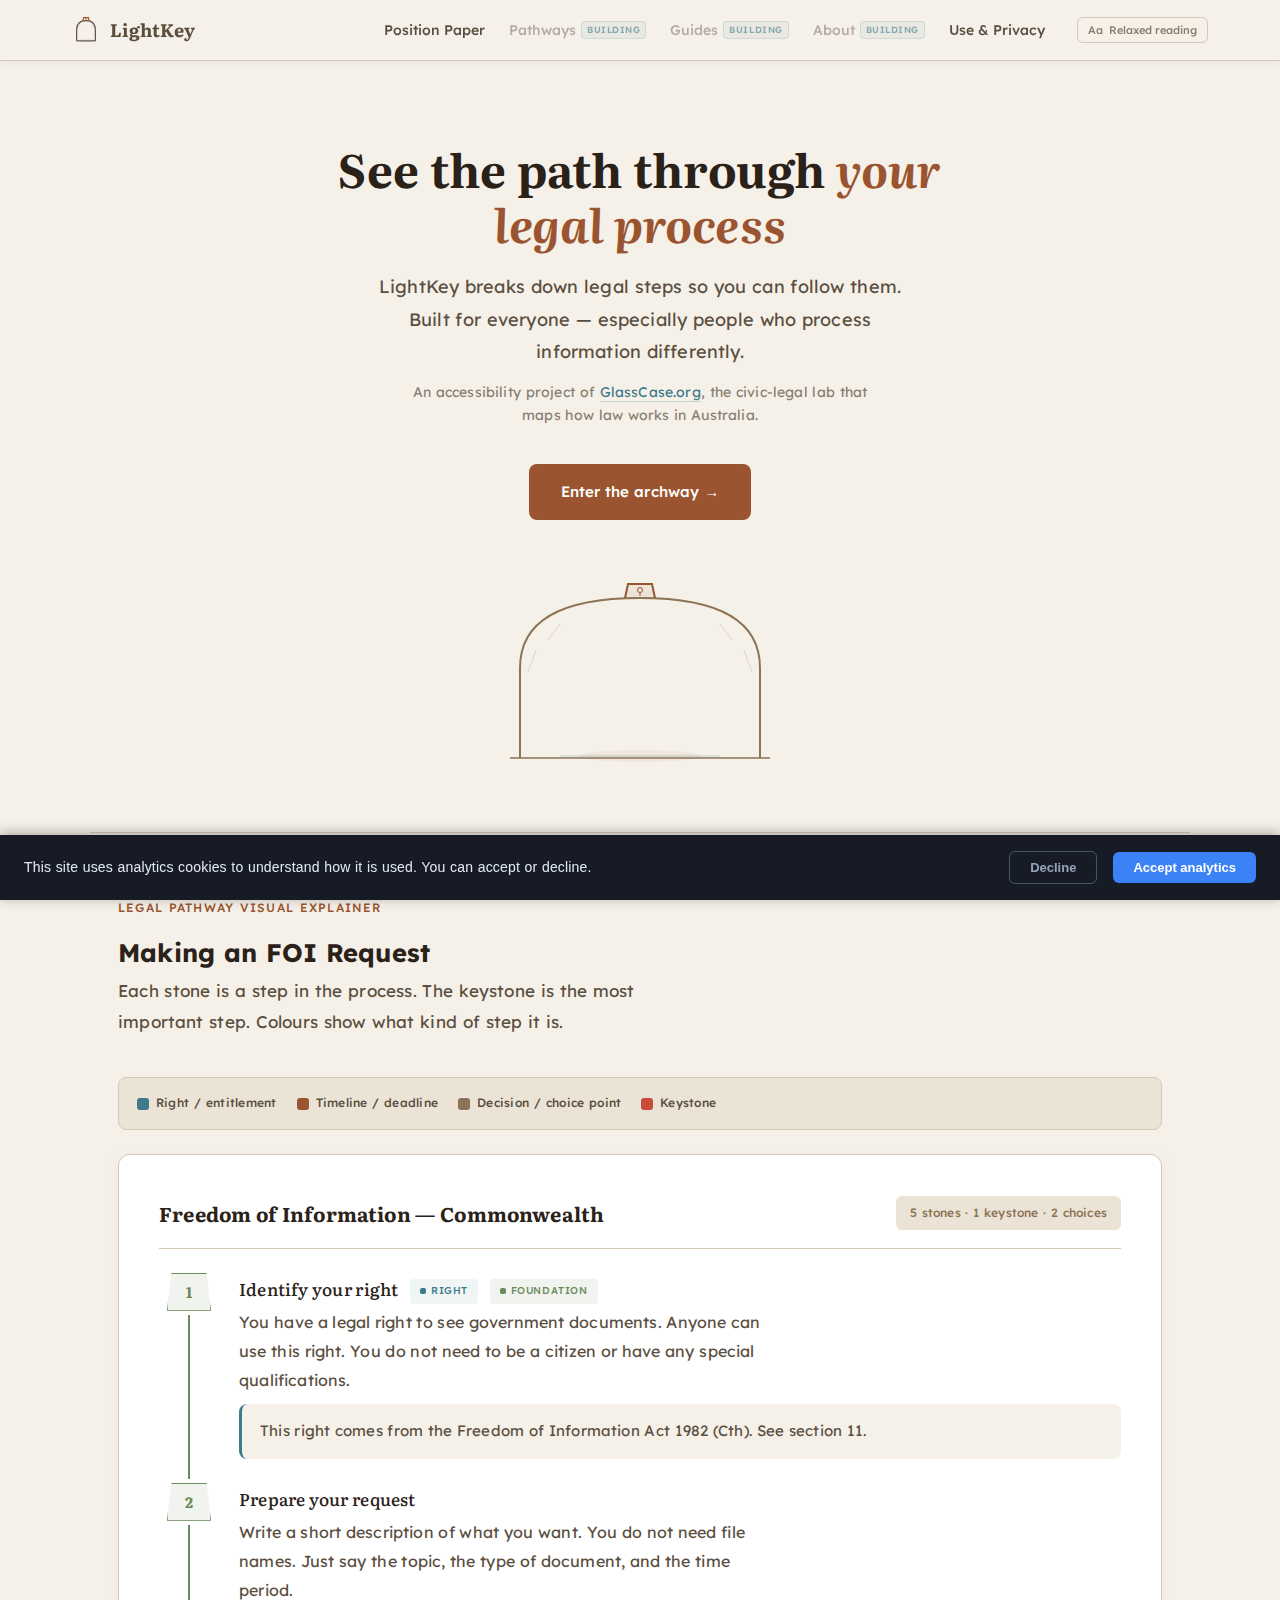
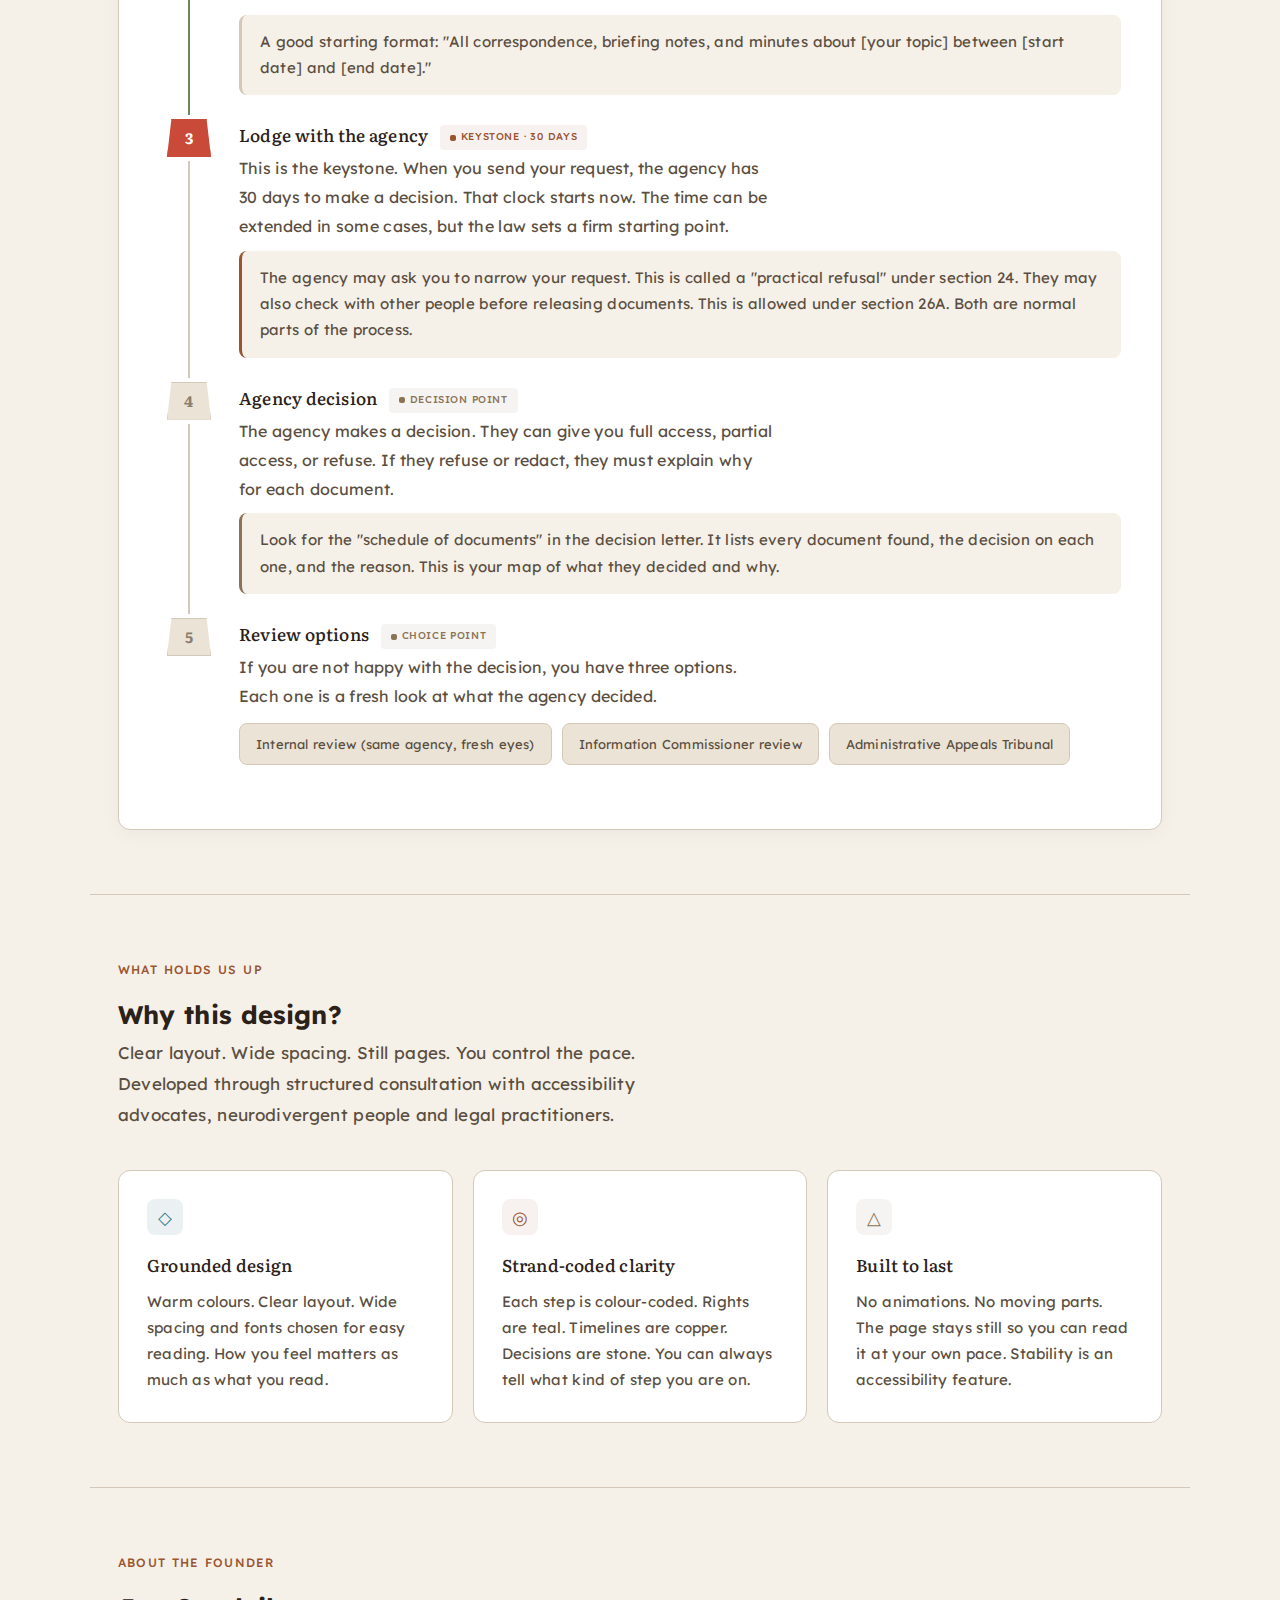
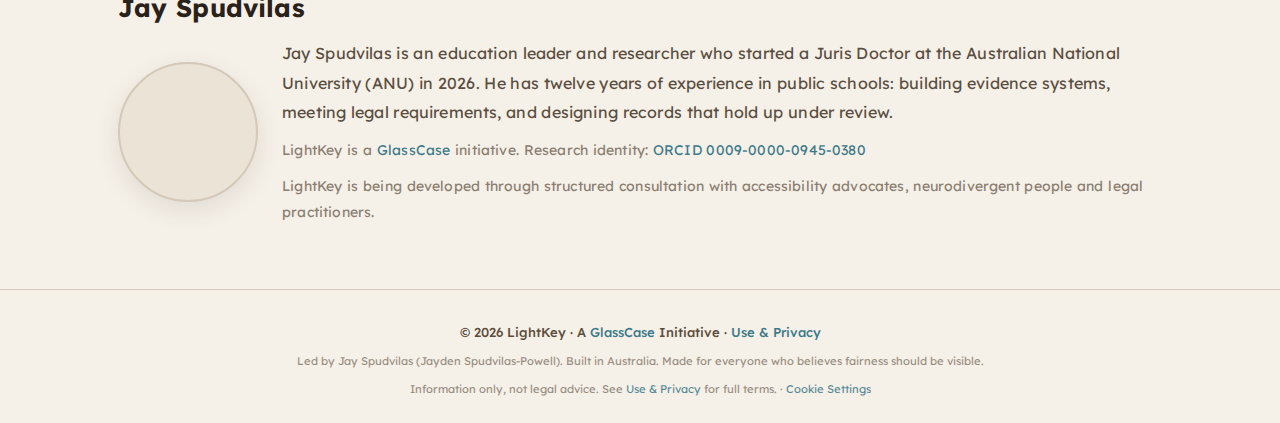
<file: index.html>
<!DOCTYPE html>
<html lang="en-AU">
<head>
<script src="/js/consent-gate.js" defer></script>
<script src="https://analytics.ahrefs.com/analytics.js" data-key="81bX+0jSjxXWI25HF5EjhQ" async></script>
<meta charset="UTF-8">
<meta name="viewport" content="width=device-width, initial-scale=1.0">
<title>LightKey | Making Law Accessible | A GlassCase Initiative</title>
<meta name="description" content="LightKey makes Australian legal processes accessible through plain-language pathway guides. Founded by Jayden Spudvilas-Powell (Jay Spudvilas). A GlassCase initiative. DOI-backed position paper. ORCID 0009-0000-0945-0380. Designed for neurodivergent people.">
<meta name="keywords" content="LightKey, legal accessibility, FOI, freedom of information, plain language law, legal pathways, GlassCase, Jay Spudvilas, Jayden Spudvilas-Powell, Jayden Leigh Spudvilas-Powell, Australian law, administrative law, information law, OAIC, accessibility, neurodivergent, cognitive fatigue, legal education, public sector integrity, policy implementation, governance and regulation, legal design, accountability frameworks, regulatory compliance">
<meta name="author" content="LightKey — Jay Spudvilas (Jayden Spudvilas-Powell)">
<link rel="canonical" href="https://lightkey.org/">
<meta name="robots" content="index,follow">
<meta name="theme-color" content="#F5F0E8">
<meta name="color-scheme" content="light">

<!-- Open Graph -->
<meta property="og:type" content="website">
<meta property="og:url" content="https://lightkey.org/">
<meta property="og:title" content="LightKey | Making Law Accessible">
<meta property="og:description" content="Plain-language pathway guides for Australian legal processes. An accessibility initiative of GlassCase.org. Designed for people who process information differently.">
<meta property="og:site_name" content="LightKey">
<meta property="og:locale" content="en_AU">
<meta property="og:image" content="https://lightkey.org/og-image.png">
<meta property="og:image:width" content="1200">
<meta property="og:image:height" content="630">
<meta property="og:image:alt" content="LightKey | Making Law Accessible">

<!-- Twitter Card -->
<meta name="twitter:card" content="summary">
<meta name="twitter:title" content="LightKey | Making Law Accessible">
<meta name="twitter:description" content="Plain-language pathway guides for Australian legal processes. An accessibility initiative of GlassCase.org.">
<meta name="twitter:image" content="https://lightkey.org/og-image.png">
<meta name="twitter:image:alt" content="LightKey | Making Law Accessible">

<!-- Identity links -->
<link rel="me" href="https://glasscase.org/">
<link rel="me" href="https://jayspudvilas.com/">
<link rel="me" href="https://lawandlearning.com/">
<link rel="me" href="https://github.com/nuncprotunc">
<link rel="me" href="https://orcid.org/0009-0000-0945-0380">
<link rel="me" href="https://linkedin.com/in/jayspudvilas">
<link rel="me" href="https://bsky.app/profile/glasscase.org">
<link rel="me" href="https://substack.com/@glasscase">

<!-- Structured Data (JSON-LD) -->
<script type="application/ld+json">
{
  "@context": "https://schema.org",
  "@graph": [
    {
      "@type": "Organization",
      "@id": "https://lightkey.org/#organization",
      "name": "LightKey",
      "alternateName": "LightKey — Making Law Accessible",
      "url": "https://lightkey.org/",
      "description": "LightKey makes Australian legal processes accessible through plain-language pathway guides. Designed for people with dyslexia, anxiety and cognitive fatigue.",
      "founder": {
        "@type": "Person",
        "name": "Jay Spudvilas",
        "alternateName": ["Jayden Spudvilas-Powell", "Jayden Leigh Spudvilas-Powell"],
        "url": "https://jayspudvilas.com/",
        "email": "jay@jayspudvilas.com",
        "sameAs": [
          "https://linkedin.com/in/jayspudvilas",
          "https://orcid.org/0009-0000-0945-0380",
          "https://github.com/nuncprotunc"
        ]
      },
      "parentOrganization": {
        "@type": "Organization",
        "name": "GlassCase",
        "url": "https://glasscase.org/"
      },
      "sameAs": [
        "https://github.com/nuncprotunc"
      ],
      "areaServed": "Australia",
      "keywords": "legal accessibility, FOI, freedom of information, information law, plain language law, legal pathways, administrative law, neurodivergent accessibility, public sector integrity, policy implementation, governance and regulation, legal design, accountability frameworks, regulatory compliance"
    },
    {
      "@type": "WebSite",
      "@id": "https://lightkey.org/#website",
      "url": "https://lightkey.org/",
      "name": "LightKey",
      "inLanguage": "en-AU"
    }
  ]
}
</script>

<link rel="icon" type="image/svg+xml" href="/favicon.svg" />
<link rel="icon" type="image/png" sizes="32x32" href="/favicon-32.png" />
<link rel="icon" type="image/png" sizes="16x16" href="/favicon-16.png" />
<link rel="apple-touch-icon" sizes="128x128" href="/favicon-128.png" />
<link rel="preconnect" href="https://fonts.googleapis.com">
<link rel="preconnect" href="https://fonts.gstatic.com" crossorigin>
<link href="https://fonts.googleapis.com/css2?family=Literata:opsz,wght@7..72,300;7..72,400;7..72,500;7..72,700&family=Lexend+Deca:wght@300;400;500;600&display=swap" rel="stylesheet">
<link rel="stylesheet" href="/css/style.css?v=2026-03-02">
<style>
  /* ═══════════════════════════════════════════════════════
     Page-specific styles — index.html only
     Shared tokens, nav, and footer live in /css/style.css
     ═══════════════════════════════════════════════════════ */

  /* ── Hero ── */
  .hero {
    max-width: 1100px;
    margin: 0 auto;
    padding: 80px 28px 64px;
    text-align: center;
  }
  .hero h1 {
    font-family: 'Literata', Georgia, serif;
    font-size: clamp(32px, 5vw, 46px);
    font-weight: 700;
    line-height: 1.2;
    color: var(--text);
    margin-bottom: 20px;
    max-width: 680px;
    margin-left: auto;
    margin-right: auto;
  }
  .hero h1 em { font-style: italic; color: var(--copper); }

  .hero-sub {
    font-size: 18px;
    color: var(--text-soft);
    max-width: 560px;
    margin: 0 auto 12px;
    line-height: 1.8;
  }
  .hero-institutional {
    font-size: 14px;
    color: var(--text-muted);
    max-width: 480px;
    margin: 0 auto 36px;
    line-height: 1.7;
  }
  .hero-institutional a {
    color: var(--teal);
    border-bottom: 1px solid var(--teal-border);
  }
  .hero-institutional a:hover { color: var(--stone-dark); }

  .cta-primary {
    font-family: 'Lexend Deca', sans-serif;
    font-size: 15px;
    font-weight: 500;
    background: var(--copper);
    color: white;
    padding: 14px 32px;
    border-radius: 8px;
    text-decoration: none;
    display: inline-flex;
    align-items: center;
    gap: 8px;
    transition: background 0.2s ease;
  }
  .cta-primary:hover { background: var(--copper-hover); color: white; }
  .cta-primary:focus-visible { outline: 3px solid var(--teal); outline-offset: 3px; }

  .arch-visual {
    max-width: 320px;
    margin: 48px auto 0;
    height: 200px;
  }
  .arch-svg { width: 100%; height: 100%; }

  /* ── Sections ── */
  .section {
    max-width: 1100px;
    margin: 0 auto;
    padding: 64px 28px;
    border-top: 1px solid var(--border);
  }

  /* ── Strand legend ── */
  .strand-legend {
    display: flex;
    gap: 20px;
    flex-wrap: wrap;
    margin-bottom: 24px;
    padding: 14px 18px;
    background: var(--surface);
    border-radius: 8px;
    border: 1px solid var(--border);
  }
  .strand-legend-item {
    display: flex;
    align-items: center;
    gap: 7px;
    font-size: 12px;
    font-weight: 500;
    color: var(--text-soft);
    letter-spacing: 0.02em;
  }
  .strand-indicator {
    width: 12px;
    height: 12px;
    border-radius: 3px;
    flex-shrink: 0;
  }
  .strand-indicator.s-right    { background: var(--strand-right); }
  .strand-indicator.s-timeline { background: var(--strand-timeline); }
  .strand-indicator.s-decision { background: var(--strand-decision); }
  .strand-indicator.s-keystone { background: var(--strand-keystone); }

  /* ── Archway pathway ── */
  .archway {
    background: var(--surface-raised);
    border: 1px solid var(--border);
    border-radius: 12px;
    padding: 40px;
    box-shadow: 0 4px 20px rgba(0,0,0,0.04);
  }
  .archway-header {
    display: flex;
    justify-content: space-between;
    align-items: center;
    margin-bottom: 24px;
    flex-wrap: wrap;
    gap: 12px;
    padding-bottom: 16px;
    border-bottom: 1px solid var(--border);
  }
  .archway-title {
    font-family: 'Literata', Georgia, serif;
    font-size: 20px;
    font-weight: 700;
    color: var(--text);
  }
  .archway-badge {
    font-size: 12px;
    color: var(--stone);
    background: var(--surface);
    padding: 6px 14px;
    border-radius: 6px;
    font-weight: 500;
  }

  .stone-sequence { display: flex; flex-direction: column; }
  .stone-block {
    display: grid;
    grid-template-columns: 60px 1fr;
    gap: 20px;
  }
  .stone-marker {
    display: flex;
    flex-direction: column;
    align-items: center;
  }
  .stone-shape {
    width: 44px;
    height: 38px;
    background: var(--surface);
    border: 1px solid var(--border);
    display: flex;
    align-items: center;
    justify-content: center;
    font-family: 'Literata', serif;
    font-size: 15px;
    font-weight: 700;
    color: var(--text-muted);
    clip-path: polygon(10% 0%, 90% 0%, 100% 100%, 0% 100%);
    flex-shrink: 0;
    position: relative;
    z-index: 2;
  }
  .stone-shape.complete {
    background: rgba(106,138,90,0.1);
    border-color: var(--done);
    color: var(--done);
  }
  .stone-shape.keystone-active {
    background: var(--strand-keystone);
    border-color: var(--strand-keystone);
    color: white;
  }
  .stone-connector {
    width: 2px;
    flex-grow: 1;
    min-height: 16px;
    background: var(--border);
    margin: 4px 0;
  }
  .stone-connector.done { background: var(--done); }

  .stone-body { padding-bottom: 24px; }
  .stone-name {
    font-family: 'Literata', Georgia, serif;
    font-size: 17px;
    font-weight: 500;
    margin-bottom: 4px;
    color: var(--text);
  }

  .stone-tag {
    display: inline-flex;
    align-items: center;
    gap: 5px;
    font-family: 'Lexend Deca', sans-serif;
    font-size: 10px;
    text-transform: uppercase;
    letter-spacing: 0.06em;
    padding: 3px 10px;
    border-radius: 4px;
    vertical-align: middle;
    margin-left: 8px;
    font-weight: 500;
  }
  .stone-tag::before {
    content: '';
    width: 6px;
    height: 6px;
    border-radius: 2px;
    flex-shrink: 0;
  }
  .tag-right      { background: var(--strand-right-bg);    color: var(--strand-right); }
  .tag-right::before { background: var(--strand-right); }
  .tag-timeline   { background: var(--strand-timeline-bg); color: var(--strand-timeline); }
  .tag-timeline::before { background: var(--strand-timeline); }
  .tag-decision   { background: var(--strand-decision-bg); color: var(--strand-decision); }
  .tag-decision::before { background: var(--strand-decision); }
  .tag-foundation { background: rgba(106,138,90,0.1); color: var(--done); }
  .tag-foundation::before { background: var(--done); }

  .stone-desc {
    font-size: 16px;
    color: var(--text-soft);
    line-height: 1.8;
    max-width: 540px;
  }
  .stone-note {
    margin-top: 10px;
    padding: 14px 18px;
    background: var(--bg);
    border-radius: 8px;
    font-size: 15px;
    color: var(--text-soft);
    line-height: 1.75;
    border-left: 3px solid var(--border);
  }
  .stone-note.note-right    { border-left-color: var(--strand-right); }
  .stone-note.note-timeline { border-left-color: var(--strand-timeline); }
  .stone-note.note-decision { border-left-color: var(--strand-decision); }

  .stone-options {
    margin-top: 12px;
    display: flex;
    gap: 10px;
    flex-wrap: wrap;
  }
  .option-stone {
    font-size: 13px;
    padding: 8px 16px;
    background: var(--surface);
    border: 1px solid var(--border);
    border-radius: 8px;
    color: var(--text-soft);
    transition: border-color 0.2s ease;
  }
  .option-stone:hover { border-color: var(--teal); }

  /* ── Values grid ── */
  .values {
    display: grid;
    grid-template-columns: repeat(3, 1fr);
    gap: 20px;
    margin-top: 40px;
  }
  .value-card {
    background: var(--surface-raised);
    border: 1px solid var(--border);
    border-radius: 12px;
    padding: 28px;
    transition: transform 0.15s ease, box-shadow 0.2s ease;
  }
  .value-card:hover {
    transform: translateY(-2px);
    box-shadow: 0 8px 24px rgba(0,0,0,0.05);
  }
  .value-card h3 {
    font-family: 'Literata', Georgia, serif;
    font-size: 17px;
    font-weight: 500;
    margin-bottom: 8px;
    color: var(--text);
  }
  .value-card p {
    font-size: 15px;
    color: var(--text-soft);
    line-height: 1.75;
  }
  .value-icon {
    display: flex;
    align-items: center;
    justify-content: center;
    width: 36px;
    height: 36px;
    border-radius: 8px;
    margin-bottom: 14px;
    font-size: 18px;
  }
  .value-icon.vi-teal   { background: var(--teal-light);              color: var(--teal); }
  .value-icon.vi-copper { background: var(--copper-bg);               color: var(--copper); }
  .value-icon.vi-stone  { background: rgba(139,115,85,0.08);          color: var(--stone); }

  /* ── Founder ── */
  .founder-intro {
    display: flex;
    gap: 24px;
    align-items: center;
    margin-top: 8px;
  }
  .founder-portrait {
    flex: 0 0 auto;
    width: clamp(100px, 14vw, 140px);
    aspect-ratio: 1 / 1;
    border-radius: 50%;
    overflow: hidden;
    border: 2px solid var(--border);
    background: var(--surface);
    box-shadow: 0 8px 24px rgba(90,78,64,0.12);
  }
  .founder-portrait img {
    width: 100%;
    height: 100%;
    object-fit: cover;
    display: block;
  }
  .founder-bio { flex: 1 1 auto; min-width: 0; }
  .founder-bio p {
    font-size: 16px;
    color: var(--text-soft);
    line-height: 1.85;
  }
  .founder-bio .founder-meta {
    margin-top: 10px;
    font-size: 14px;
    color: var(--text-muted);
  }

  /* ── Responsive ── */
  @media (max-width: 768px) {
    .hero h1 { font-size: 32px; }
    .hero { padding: 48px 24px 32px; }
    .values { grid-template-columns: 1fr; }
    .archway { padding: 24px; }
    .strand-legend { gap: 12px; }
  }
  @media (max-width: 640px) {
    .founder-intro { flex-direction: column; gap: 16px; align-items: flex-start; }
    .founder-portrait { width: 120px; }
    .section { padding: 48px 20px; }
  }
</style>
</head>
<body>

<div id="lk-nav"></div>
<div id="lk-mobile-menu"></div>

<main id="main">

  <!-- ─── Hero ─── -->
  <section class="hero">
    <h1>See the path through <em>your legal process</em></h1>
    <p class="hero-sub">LightKey breaks down legal steps so you can follow them. Built for everyone — especially people who process information differently.</p>
    <p class="hero-institutional">An accessibility project of <a href="https://glasscase.org">GlassCase.org</a>, the civic-legal lab that maps how law works in Australia.</p>
    <a href="#explainer" class="cta-primary">Enter the archway →</a>

    <div class="arch-visual" role="img" aria-label="Keystone arch representing structural support for legal navigation">
      <svg class="arch-svg" viewBox="0 0 320 200" fill="none" xmlns="http://www.w3.org/2000/svg" aria-hidden="true">
        <path d="M40 190 L40 100 Q40 30 160 30 Q280 30 280 100 L280 190" stroke="#8B7355" stroke-width="2" fill="none"/>
        <path d="M145 30 L148 16 L172 16 L175 30" stroke="#9A5530" stroke-width="2" fill="rgba(154,85,48,0.08)"/>
        <circle cx="160" cy="22" r="2.5" stroke="#9A5530" stroke-width="1" fill="none"/>
        <line x1="160" y1="24.5" x2="160" y2="28" stroke="#9A5530" stroke-width="1"/>
        <line x1="80"  y1="56"  x2="68"  y2="72"  stroke="#8B7355" stroke-width="0.8" opacity="0.3"/>
        <line x1="240" y1="56"  x2="252" y2="72"  stroke="#8B7355" stroke-width="0.8" opacity="0.3"/>
        <line x1="56"  y1="82"  x2="48"  y2="104" stroke="#8B7355" stroke-width="0.8" opacity="0.3"/>
        <line x1="264" y1="82"  x2="272" y2="104" stroke="#8B7355" stroke-width="0.8" opacity="0.3"/>
        <line x1="30"  y1="190" x2="290" y2="190" stroke="#8B7355" stroke-width="1.5"/>
        <ellipse cx="160" cy="188" rx="60" ry="6" fill="rgba(154,85,48,0.06)"/>
        <line x1="80"  y1="188" x2="240" y2="188" stroke="#3D7A8A" stroke-width="0.8" opacity="0.35"/>
      </svg>
    </div>
  </section>

  <!-- ─── Legal Pathway Explainer ─── -->
  <section class="section" id="explainer">
    <div class="lk-section-label">Legal Pathway Visual Explainer</div>
    <h2>Making an FOI Request</h2>
    <p class="lk-lead">Each stone is a step in the process. The keystone is the most important step. Colours show what kind of step it is.</p>

    <div class="strand-legend" role="img" aria-label="Legend: teal indicates rights, copper indicates timelines, stone indicates decision points">
      <div class="strand-legend-item">
        <div class="strand-indicator s-right"></div>
        <span>Right / entitlement</span>
      </div>
      <div class="strand-legend-item">
        <div class="strand-indicator s-timeline"></div>
        <span>Timeline / deadline</span>
      </div>
      <div class="strand-legend-item">
        <div class="strand-indicator s-decision"></div>
        <span>Decision / choice point</span>
      </div>
      <div class="strand-legend-item">
        <div class="strand-indicator s-keystone"></div>
        <span>Keystone</span>
      </div>
    </div>

    <div class="archway">
      <div class="archway-header">
        <span class="archway-title">Freedom of Information — Commonwealth</span>
        <span class="archway-badge">5 stones · 1 keystone · 2 choices</span>
      </div>

      <div class="stone-sequence">

        <div class="stone-block">
          <div class="stone-marker">
            <div class="stone-shape complete">1</div>
            <div class="stone-connector done"></div>
          </div>
          <div class="stone-body">
            <div class="stone-name">Identify your right
              <span class="stone-tag tag-right">Right</span>
              <span class="stone-tag tag-foundation">Foundation</span>
            </div>
            <div class="stone-desc">You have a legal right to see government documents. Anyone can use this right. You do not need to be a citizen or have any special qualifications.</div>
            <div class="stone-note note-right">This right comes from the Freedom of Information Act 1982 (Cth). See section 11.</div>
          </div>
        </div>

        <div class="stone-block">
          <div class="stone-marker">
            <div class="stone-shape complete">2</div>
            <div class="stone-connector done"></div>
          </div>
          <div class="stone-body">
            <div class="stone-name">Prepare your request</div>
            <div class="stone-desc">Write a short description of what you want. You do not need file names. Just say the topic, the type of document, and the time period.</div>
            <div class="stone-note">A good starting format: "All correspondence, briefing notes, and minutes about [your topic] between [start date] and [end date]."</div>
          </div>
        </div>

        <div class="stone-block">
          <div class="stone-marker">
            <div class="stone-shape keystone-active">3</div>
            <div class="stone-connector"></div>
          </div>
          <div class="stone-body">
            <div class="stone-name">Lodge with the agency
              <span class="stone-tag tag-timeline">Keystone · 30 days</span>
            </div>
            <div class="stone-desc">This is the keystone. When you send your request, the agency has 30 days to make a decision. That clock starts now. The time can be extended in some cases, but the law sets a firm starting point.</div>
            <div class="stone-note note-timeline">The agency may ask you to narrow your request. This is called a "practical refusal" under section 24. They may also check with other people before releasing documents. This is allowed under section 26A. Both are normal parts of the process.</div>
          </div>
        </div>

        <div class="stone-block">
          <div class="stone-marker">
            <div class="stone-shape">4</div>
            <div class="stone-connector"></div>
          </div>
          <div class="stone-body">
            <div class="stone-name">Agency decision
              <span class="stone-tag tag-decision">Decision point</span>
            </div>
            <div class="stone-desc">The agency makes a decision. They can give you full access, partial access, or refuse. If they refuse or redact, they must explain why for each document.</div>
            <div class="stone-note note-decision">Look for the "schedule of documents" in the decision letter. It lists every document found, the decision on each one, and the reason. This is your map of what they decided and why.</div>
          </div>
        </div>

        <div class="stone-block">
          <div class="stone-marker">
            <div class="stone-shape">5</div>
          </div>
          <div class="stone-body">
            <div class="stone-name">Review options
              <span class="stone-tag tag-decision">Choice point</span>
            </div>
            <div class="stone-desc">If you are not happy with the decision, you have three options. Each one is a fresh look at what the agency decided.</div>
            <div class="stone-options">
              <span class="option-stone">Internal review (same agency, fresh eyes)</span>
              <span class="option-stone">Information Commissioner review</span>
              <span class="option-stone">Administrative Appeals Tribunal</span>
            </div>
          </div>
        </div>

      </div>
    </div>
  </section>

  <!-- ─── Values ─── -->
  <section class="section">
    <div class="lk-section-label">What holds us up</div>
    <h2>Why this design?</h2>
    <p class="lk-lead">Clear layout. Wide spacing. Still pages. You control the pace. Developed through structured consultation with accessibility advocates, neurodivergent people and legal practitioners.</p>

    <div class="values">
      <div class="value-card">
        <div class="value-icon vi-teal" aria-hidden="true">◇</div>
        <h3>Grounded design</h3>
        <p>Warm colours. Clear layout. Wide spacing and fonts chosen for easy reading. How you feel matters as much as what you read.</p>
      </div>
      <div class="value-card">
        <div class="value-icon vi-copper" aria-hidden="true">◎</div>
        <h3>Strand-coded clarity</h3>
        <p>Each step is colour-coded. Rights are teal. Timelines are copper. Decisions are stone. You can always tell what kind of step you are on.</p>
      </div>
      <div class="value-card">
        <div class="value-icon vi-stone" aria-hidden="true">△</div>
        <h3>Built to last</h3>
        <p>No animations. No moving parts. The page stays still so you can read it at your own pace. Stability is an accessibility feature.</p>
      </div>
    </div>
  </section>

  <!-- ─── Founder ─── -->
  <section class="section">
    <div class="lk-section-label">About the founder</div>
    <h2>Jay Spudvilas</h2>
    <div class="founder-intro">
      <div class="founder-portrait">
        <img src="/portrait.png" alt="Portrait of Jay Spudvilas" width="320" height="426" loading="lazy" decoding="async" />
      </div>
      <div class="founder-bio">
        <p>Jay Spudvilas is an education leader and researcher who started a Juris Doctor at the Australian National University (ANU) in 2026. He has twelve years of experience in public schools: building evidence systems, meeting legal requirements, and designing records that hold up under review.</p>
        <p class="founder-meta">
          LightKey is a <a href="https://glasscase.org">GlassCase</a> initiative. Research identity: <a href="https://orcid.org/0009-0000-0945-0380" target="_blank" rel="noopener">ORCID 0009-0000-0945-0380</a>
        </p>
        <p class="founder-meta">LightKey is being developed through structured consultation with accessibility advocates, neurodivergent people and legal practitioners.</p>
      </div>
    </div>
  </section>

</main>

<div id="lk-footer"></div>

<script src="/js/main.js?v=20260228"></script>
<script src="/js/components.js?v=20260228"></script>

</body>
</html>
</file>
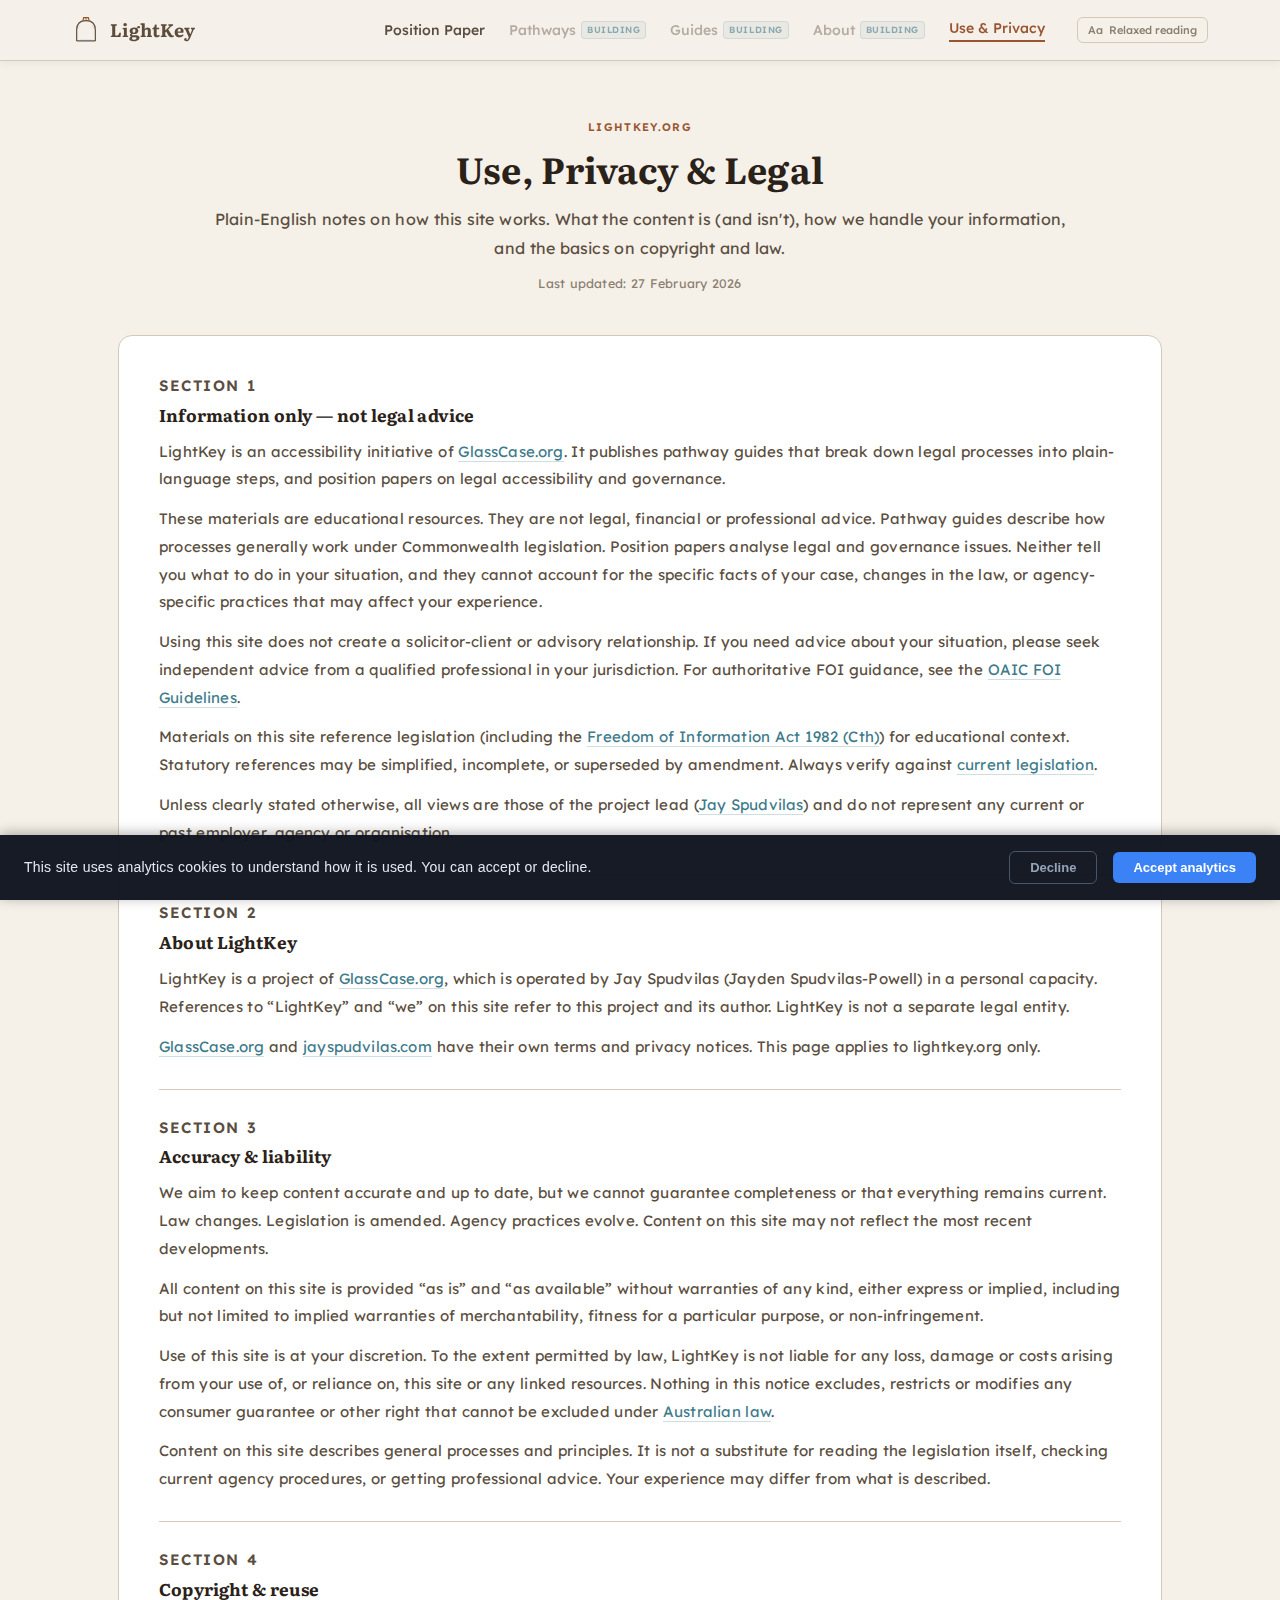
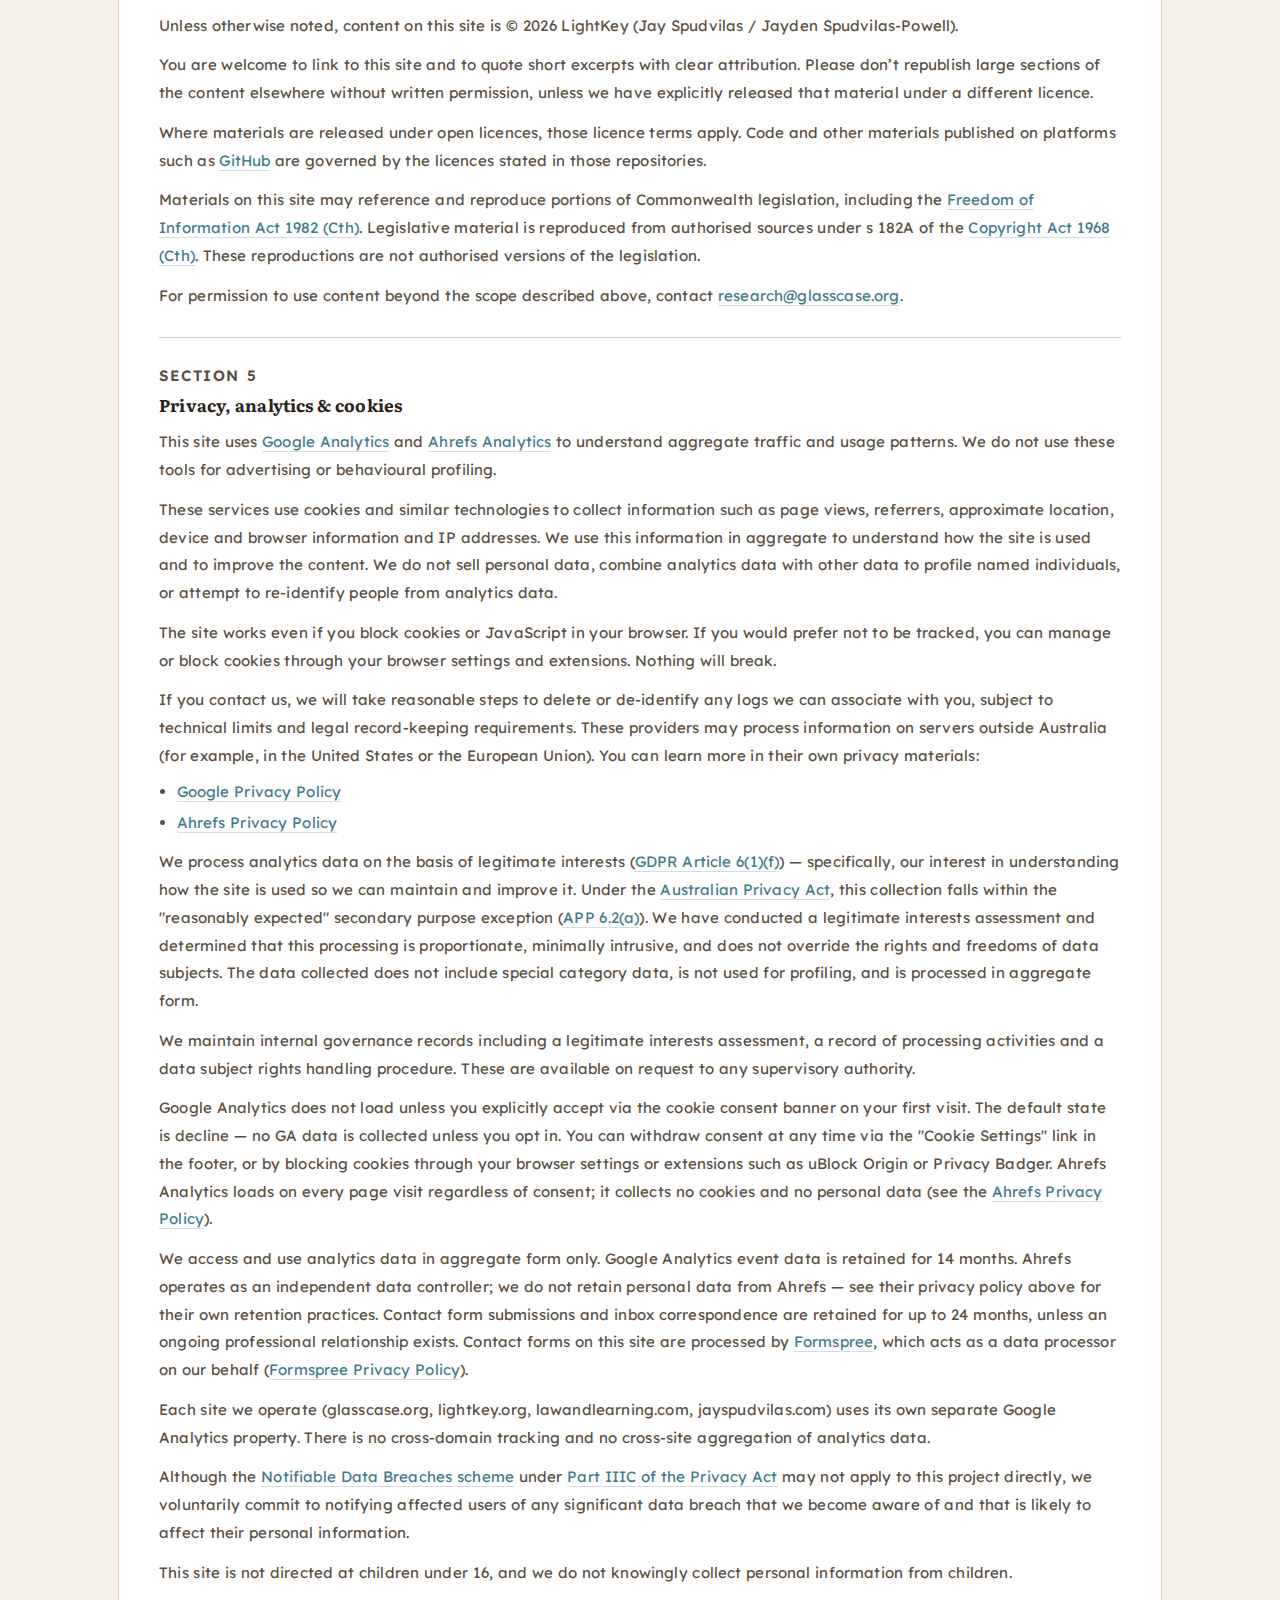
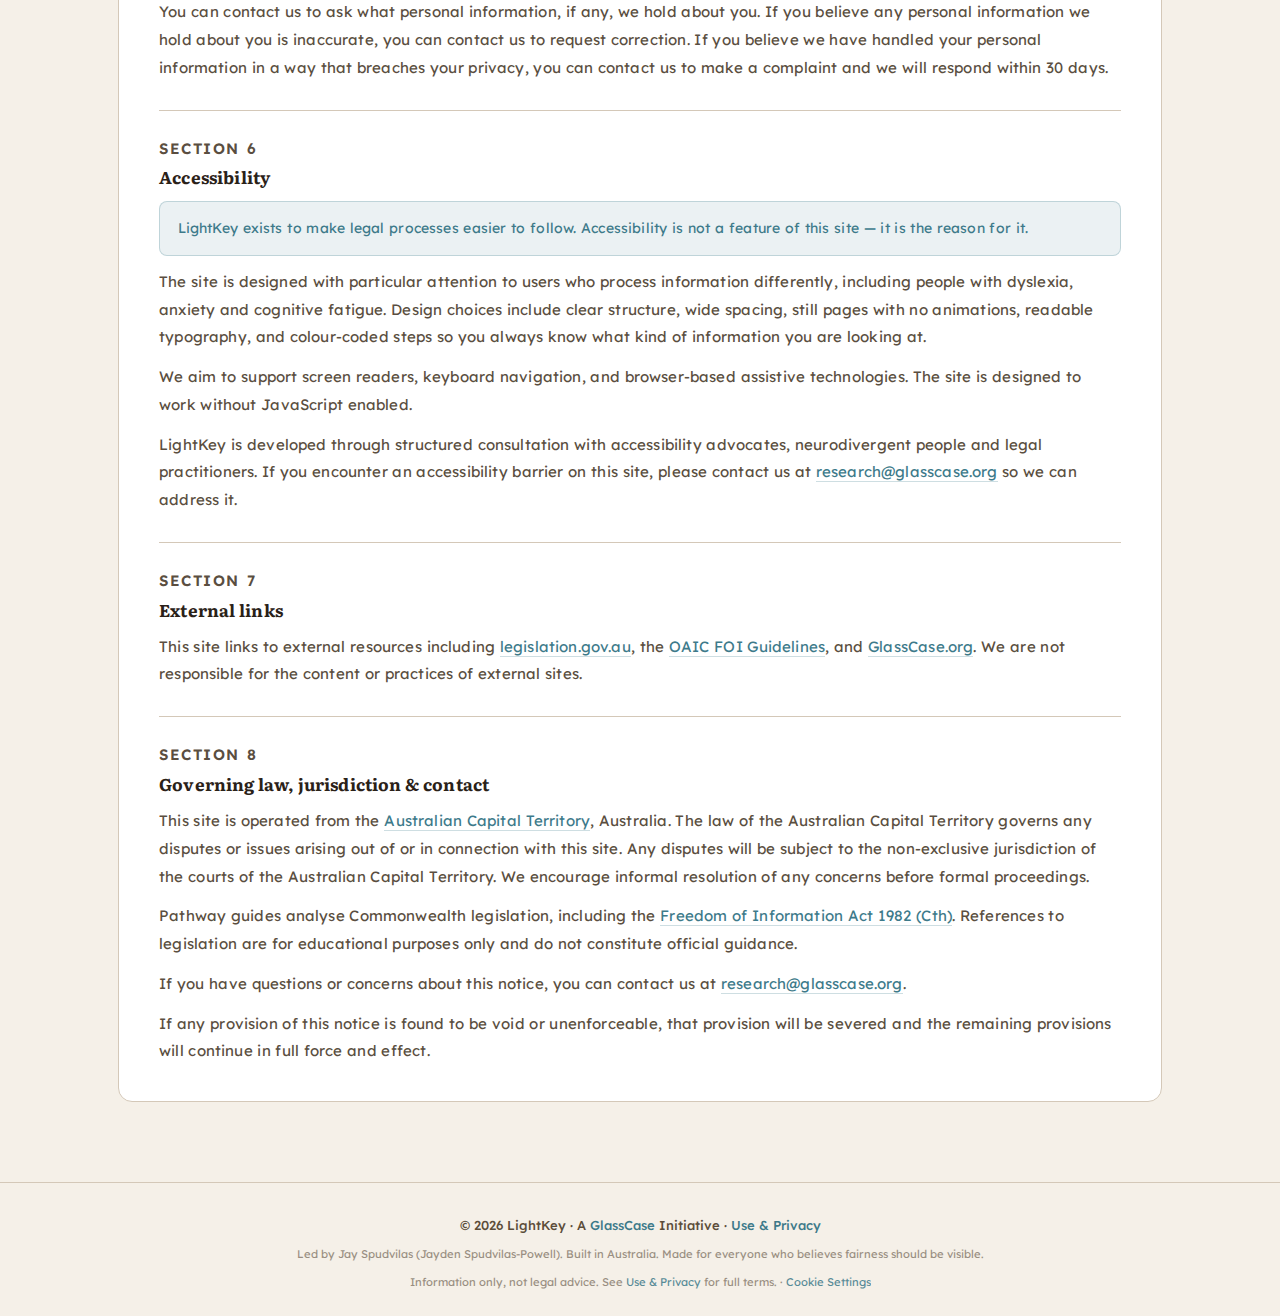
<file: legal/index.html>
<!DOCTYPE html>
<html lang="en-AU">
<head>
<script src="/js/consent-gate.js" defer></script>
<meta charset="UTF-8">
<meta name="viewport" content="width=device-width, initial-scale=1.0">
<title>Use, Privacy &amp; Legal | LightKey</title>
<meta name="description" content="Plain-English use, privacy and legal notice for LightKey (lightkey.org). Information only, not legal advice.">
<meta name="author" content="Jay Spudvilas (Jayden Spudvilas-Powell)">
<link rel="canonical" href="https://lightkey.org/legal/">
<meta name="robots" content="index,follow">

<!-- Open Graph -->
<meta property="og:type" content="website">
<meta property="og:url" content="https://lightkey.org/legal/">
<meta property="og:title" content="Use, Privacy &amp; Legal | LightKey">
<meta property="og:description" content="Plain-English use, privacy and legal notice for LightKey (lightkey.org). Information only, not legal advice.">
<meta property="og:site_name" content="LightKey">
<meta property="og:locale" content="en_AU">
<meta property="og:image" content="https://lightkey.org/og-image.png">
<meta property="og:image:width" content="1200">
<meta property="og:image:height" content="630">
<meta property="og:image:alt" content="LightKey | Making Law Accessible">

<!-- Twitter Card -->
<meta name="twitter:card" content="summary">
<meta name="twitter:title" content="Use, Privacy &amp; Legal | LightKey">
<meta name="twitter:description" content="Plain-English use, privacy and legal notice for LightKey (lightkey.org).">
<meta name="twitter:image" content="https://lightkey.org/og-image.png">
<meta name="twitter:image:alt" content="LightKey | Making Law Accessible">

<!-- Structured Data (JSON-LD) -->
<script type="application/ld+json">
{
  "@context": "https://schema.org",
  "@type": "WebPage",
  "@id": "https://lightkey.org/legal/#webpage",
  "url": "https://lightkey.org/legal/",
  "name": "Use, Privacy & Legal | LightKey",
  "description": "Plain-English use, privacy and legal notice for LightKey (lightkey.org). Information only, not legal advice.",
  "inLanguage": "en-AU",
  "isPartOf": {
    "@type": "WebSite",
    "name": "LightKey",
    "url": "https://lightkey.org/"
  },
  "author": {
    "@type": "Person",
    "name": "Jay Spudvilas",
    "alternateName": "Jayden Spudvilas-Powell",
    "url": "https://jayspudvilas.com/",
    "sameAs": [
      "https://linkedin.com/in/jayspudvilas",
      "https://orcid.org/0009-0000-0945-0380",
      "https://github.com/nuncprotunc"
    ]
  }
}
</script>

<link rel="icon" type="image/svg+xml" href="/favicon.svg">
<link rel="icon" type="image/png" sizes="32x32" href="/favicon-32.png">
<link rel="icon" type="image/png" sizes="16x16" href="/favicon-16.png">
<link rel="apple-touch-icon" sizes="128x128" href="/favicon-128.png">
<link rel="preconnect" href="https://fonts.googleapis.com">
<link rel="preconnect" href="https://fonts.gstatic.com" crossorigin>
<link href="https://fonts.googleapis.com/css2?family=Literata:opsz,wght@7..72,300;7..72,400;7..72,500;7..72,700&family=Lexend+Deca:wght@300;400;500;600&display=swap" rel="stylesheet">
<link rel="stylesheet" href="/css/style.css?v=2026-03-02">
<style>
  /* ═══════════════════════════════════════════════════════
     Page-specific styles — legal/index.html only
     ═══════════════════════════════════════════════════════ */

  .legal-hero {
    max-width: 1100px;
    margin: 0 auto;
    padding: 56px 28px 0;
    text-align: center;
  }

  .legal-hero-label {
    font-size: 11px;
    text-transform: uppercase;
    letter-spacing: 0.12em;
    color: var(--copper);
    font-weight: 600;
    margin-bottom: 10px;
  }

  .legal-hero h1 {
    font-family: 'Literata', Georgia, serif;
    font-size: clamp(26px, 5vw, 36px);
    font-weight: 700;
    line-height: 1.2;
    color: var(--text);
    margin-bottom: 14px;
  }

  .legal-hero-sub {
    font-size: 16px;
    color: var(--text-soft);
    line-height: 1.85;
    max-width: 880px;
    margin-left: auto;
    margin-right: auto;
    margin-bottom: 8px;
  }

  .legal-updated {
    font-size: 12.5px;
    color: var(--text-muted);
    margin-bottom: 40px;
  }

  /* ── Card ── */
  .legal-body {
    max-width: 1100px;
    margin: 0 auto;
    padding: 0 28px 80px;
  }

  .legal-card {
    background: var(--surface-raised);
    border: 1px solid var(--border);
    border-radius: 14px;
    padding: 2.25rem 2.5rem;
  }

  /* ── Sections ── */
  .legal-section + .legal-section {
    margin-top: 1.75rem;
    padding-top: 1.5rem;
    border-top: 1px solid var(--border);
  }

  .legal-section-num {
    font-size: 10px;
    text-transform: uppercase;
    letter-spacing: 0.1em;
    color: var(--text-muted);
    font-weight: 600;
    margin-bottom: 4px;
  }

  .legal-section h2 {
    font-family: 'Literata', Georgia, serif;
    font-size: 1.0625rem;
    font-weight: 700;
    color: var(--text);
    margin-bottom: 0.75rem;
    line-height: 1.3;
  }

  .legal-section p {
    font-size: 15px;
    color: var(--text-soft);
    line-height: 1.85;
  }

  .legal-section p + p {
    margin-top: 0.75rem;
  }

  .legal-section ul {
    margin: 0.6rem 0 0.75rem 1.1rem;
    display: flex;
    flex-direction: column;
    gap: 0.3rem;
  }

  .legal-section li {
    font-size: 15px;
    color: var(--text-soft);
    line-height: 1.75;
  }

  .legal-section a {
    color: var(--teal);
    text-decoration: none;
    border-bottom: 1px solid var(--teal-border);
    transition: color 0.2s, border-color 0.2s;
  }

  .legal-section a:hover {
    color: var(--stone-dark);
    border-color: var(--stone-dark);
  }

  /* ── Accessibility callout ── */
  .legal-a11y-callout {
    background: var(--teal-light);
    border: 1px solid var(--teal-border);
    border-radius: 8px;
    padding: 0.9rem 1.1rem;
    margin-top: 0.75rem;
  }

  .legal-a11y-callout p {
    font-size: 14px;
    color: var(--teal);
    line-height: 1.75;
  }

  @media (max-width: 640px) {
    .legal-hero {
      padding: 40px 20px 0;
    }
    .legal-body {
      padding: 0 20px 64px;
    }
    .legal-card {
      padding: 1.5rem 1.25rem;
    }
  }
</style>
</head>
<body>

<div id="lk-nav"></div>
<div id="lk-mobile-menu"></div>

<div class="legal-hero">
  <p class="legal-hero-label">lightkey.org</p>
  <h1>Use, Privacy &amp; Legal</h1>
  <p class="legal-hero-sub">Plain-English notes on how this site works. What the content is (and isn't), how we handle your information, and the basics on copyright and law.</p>
  <p class="legal-updated">Last updated: 27 February 2026</p>
</div>

<main class="legal-body" aria-labelledby="legal-title">

  <div class="legal-card">

    <section class="legal-section" aria-labelledby="s1">
      <p class="legal-section-num">Section 1</p>
      <h2 id="s1">Information only &mdash; not legal advice</h2>
      <p>
        LightKey is an accessibility initiative of <a href="https://glasscase.org" target="_blank" rel="noopener">GlassCase.org</a>. It publishes pathway guides that break down legal processes into plain-language steps, and position papers on legal accessibility and governance.
      </p>
      <p>
        These materials are educational resources. They are not legal, financial or professional advice. Pathway guides describe how processes generally work under Commonwealth legislation. Position papers analyse legal and governance issues. Neither tell you what to do in your situation, and they cannot account for the specific facts of your case, changes in the law, or agency-specific practices that may affect your experience.
      </p>
      <p>
        Using this site does not create a solicitor-client or advisory relationship. If you need advice about your situation, please seek independent advice from a qualified professional in your jurisdiction. For authoritative FOI guidance, see the <a href="https://www.oaic.gov.au/freedom-of-information/foi-guidelines" target="_blank" rel="noopener">OAIC FOI Guidelines</a>.
      </p>
      <p>
        Materials on this site reference legislation (including the <a href="https://www.legislation.gov.au/Series/C2004A02562" target="_blank" rel="noopener">Freedom of Information Act 1982 (Cth)</a>) for educational context. Statutory references may be simplified, incomplete, or superseded by amendment. Always verify against <a href="https://www.legislation.gov.au" target="_blank" rel="noopener">current legislation</a>.
      </p>
      <p>
        Unless clearly stated otherwise, all views are those of the project lead (<a href="https://jayspudvilas.com" target="_blank" rel="noopener">Jay Spudvilas</a>) and do not represent any current or past employer, agency or organisation.
      </p>
    </section>

    <section class="legal-section" aria-labelledby="s2">
      <p class="legal-section-num">Section 2</p>
      <h2 id="s2">About LightKey</h2>
      <p>
        LightKey is a project of <a href="https://glasscase.org" target="_blank" rel="noopener">GlassCase.org</a>, which is operated by Jay Spudvilas (Jayden Spudvilas-Powell) in a personal capacity. References to &ldquo;LightKey&rdquo; and &ldquo;we&rdquo; on this site refer to this project and its author. LightKey is not a separate legal entity.
      </p>
      <p>
        <a href="https://glasscase.org/legal/" target="_blank" rel="noopener">GlassCase.org</a> and <a href="https://jayspudvilas.com/legal/" target="_blank" rel="noopener">jayspudvilas.com</a> have their own terms and privacy notices. This page applies to lightkey.org only.
      </p>
    </section>

    <section class="legal-section" aria-labelledby="s3">
      <p class="legal-section-num">Section 3</p>
      <h2 id="s3">Accuracy &amp; liability</h2>
      <p>
        We aim to keep content accurate and up to date, but we cannot guarantee completeness or that everything remains current. Law changes. Legislation is amended. Agency practices evolve. Content on this site may not reflect the most recent developments.
      </p>
      <p>
        All content on this site is provided &ldquo;as is&rdquo; and &ldquo;as available&rdquo; without warranties of any kind, either express or implied, including but not limited to implied warranties of merchantability, fitness for a particular purpose, or non-infringement.
      </p>
      <p>
        Use of this site is at your discretion. To the extent permitted by law, LightKey is not liable for any loss, damage or costs arising from your use of, or reliance on, this site or any linked resources. Nothing in this notice excludes, restricts or modifies any consumer guarantee or other right that cannot be excluded under <a href="https://www.legislation.gov.au/Series/C2004A00109" target="_blank" rel="noopener">Australian law</a>.
      </p>
      <p>
        Content on this site describes general processes and principles. It is not a substitute for reading the legislation itself, checking current agency procedures, or getting professional advice. Your experience may differ from what is described.
      </p>
    </section>

    <section class="legal-section" aria-labelledby="s4">
      <p class="legal-section-num">Section 4</p>
      <h2 id="s4">Copyright &amp; reuse</h2>
      <p>
        Unless otherwise noted, content on this site is &copy; 2026 LightKey (Jay Spudvilas / Jayden Spudvilas-Powell).
      </p>
      <p>
        You are welcome to link to this site and to quote short excerpts with clear attribution. Please don&rsquo;t republish large sections of the content elsewhere without written permission, unless we have explicitly released that material under a different licence.
      </p>
      <p>
        Where materials are released under open licences, those licence terms apply. Code and other materials published on platforms such as <a href="https://docs.github.com/en/site-policy/privacy-policies" target="_blank" rel="noopener">GitHub</a> are governed by the licences stated in those repositories.
      </p>
      <p>
        Materials on this site may reference and reproduce portions of Commonwealth legislation, including the <a href="https://www.legislation.gov.au/Series/C2004A02562" target="_blank" rel="noopener">Freedom of Information Act 1982 (Cth)</a>. Legislative material is reproduced from authorised sources under s 182A of the <a href="https://www.legislation.gov.au/Series/C1968A00063" target="_blank" rel="noopener">Copyright Act 1968 (Cth)</a>. These reproductions are not authorised versions of the legislation.
      </p>
      <p>
        For permission to use content beyond the scope described above, contact <a href="mailto:research@glasscase.org" target="_blank" rel="noopener">research@glasscase.org</a>.
      </p>
    </section>

    <section class="legal-section" aria-labelledby="s5">
      <p class="legal-section-num">Section 5</p>
      <h2 id="s5">Privacy, analytics &amp; cookies</h2>
      <p>
        This site uses <a href="https://marketingplatform.google.com/about/analytics/" target="_blank" rel="noopener">Google Analytics</a> and <a href="https://ahrefs.com/analytics" target="_blank" rel="noopener">Ahrefs Analytics</a> to understand aggregate traffic and usage patterns. We do not use these tools for advertising or behavioural profiling.
      </p>
      <p>
        These services use cookies and similar technologies to collect information such as page views, referrers, approximate location, device and browser information and IP addresses. We use this information in aggregate to understand how the site is used and to improve the content. We do not sell personal data, combine analytics data with other data to profile named individuals, or attempt to re-identify people from analytics data.
      </p>
      <p>
        The site works even if you block cookies or JavaScript in your browser. If you would prefer not to be tracked, you can manage or block cookies through your browser settings and extensions. Nothing will break.
      </p>
      <p>
        If you contact us, we will take reasonable steps to delete or de-identify any logs we can associate with you, subject to technical limits and legal record-keeping requirements. These providers may process information on servers outside Australia (for example, in the United States or the European Union). You can learn more in their own privacy materials:
      </p>
      <ul>
        <li><a href="https://policies.google.com/privacy" target="_blank" rel="noopener">Google Privacy Policy</a></li>
        <li><a href="https://ahrefs.com/privacy-policy" target="_blank" rel="noopener">Ahrefs Privacy Policy</a></li>
      </ul>
      <p>
        We process analytics data on the basis of legitimate interests (<a href="https://gdpr-info.eu/art-6-gdpr/" target="_blank" rel="noopener">GDPR Article 6(1)(f)</a>) — specifically, our interest in understanding how the site is used so we can maintain and improve it. Under the <a href="https://www.legislation.gov.au/C2004A03712" target="_blank" rel="noopener">Australian Privacy Act</a>, this collection falls within the "reasonably expected" secondary purpose exception (<a href="https://www.oaic.gov.au/privacy/australian-privacy-principles/australian-privacy-principles-guidelines/chapter-6-app-6-use-or-disclosure-of-personal-information" target="_blank" rel="noopener">APP 6.2(a)</a>). We have conducted a legitimate interests assessment and determined that this processing is proportionate, minimally intrusive, and does not override the rights and freedoms of data subjects. The data collected does not include special category data, is not used for profiling, and is processed in aggregate form.
      </p>
      <p>
        We maintain internal governance records including a legitimate interests assessment, a record of processing activities and a data subject rights handling procedure. These are available on request to any supervisory authority.
      </p>
      <p>
        Google Analytics does not load unless you explicitly accept via the cookie consent banner on your first visit. The default state is decline — no GA data is collected unless you opt in. You can withdraw consent at any time via the "Cookie Settings" link in the footer, or by blocking cookies through your browser settings or extensions such as uBlock Origin or Privacy Badger. Ahrefs Analytics loads on every page visit regardless of consent; it collects no cookies and no personal data (see the <a href="https://ahrefs.com/privacy-policy" target="_blank" rel="noopener">Ahrefs Privacy Policy</a>).
      </p>
      <p>
        We access and use analytics data in aggregate form only. Google Analytics event data is retained for 14 months. Ahrefs operates as an independent data controller; we do not retain personal data from Ahrefs — see their privacy policy above for their own retention practices. Contact form submissions and inbox correspondence are retained for up to 24 months, unless an ongoing professional relationship exists. Contact forms on this site are processed by <a href="https://formspree.io" target="_blank" rel="noopener">Formspree</a>, which acts as a data processor on our behalf (<a href="https://formspree.io/legal/privacy-policy" target="_blank" rel="noopener">Formspree Privacy Policy</a>).
      </p>
      <p>
        Each site we operate (glasscase.org, lightkey.org, lawandlearning.com, jayspudvilas.com) uses its own separate Google Analytics property. There is no cross-domain tracking and no cross-site aggregation of analytics data.
      </p>
      <p>
        Although the <a href="https://www.oaic.gov.au/privacy/notifiable-data-breaches/about-the-notifiable-data-breaches-scheme" target="_blank" rel="noopener">Notifiable Data Breaches scheme</a> under <a href="https://www.legislation.gov.au/C2004A03712" target="_blank" rel="noopener">Part IIIC of the Privacy Act</a> may not apply to this project directly, we voluntarily commit to notifying affected users of any significant data breach that we become aware of and that is likely to affect their personal information.
      </p>
      <p>
        This site is not directed at children under 16, and we do not knowingly collect personal information from children.
      </p>
      <p>
        You can contact us to ask what personal information, if any, we hold about you. If you believe any personal information we hold about you is inaccurate, you can contact us to request correction. If you believe we have handled your personal information in a way that breaches your privacy, you can contact us to make a complaint and we will respond within 30 days.
      </p>
    </section>

    <section class="legal-section" aria-labelledby="s6">
      <p class="legal-section-num">Section 6</p>
      <h2 id="s6">Accessibility</h2>
      <div class="legal-a11y-callout">
        <p>LightKey exists to make legal processes easier to follow. Accessibility is not a feature of this site &mdash; it is the reason for it.</p>
      </div>
      <p style="margin-top: 0.75rem;">
        The site is designed with particular attention to users who process information differently, including people with dyslexia, anxiety and cognitive fatigue. Design choices include clear structure, wide spacing, still pages with no animations, readable typography, and colour-coded steps so you always know what kind of information you are looking at.
      </p>
      <p>
        We aim to support screen readers, keyboard navigation, and browser-based assistive technologies. The site is designed to work without JavaScript enabled.
      </p>
      <p>
        LightKey is developed through structured consultation with accessibility advocates, neurodivergent people and legal practitioners. If you encounter an accessibility barrier on this site, please contact us at <a href="mailto:research@glasscase.org" target="_blank" rel="noopener">research@glasscase.org</a> so we can address it.
      </p>
    </section>

    <section class="legal-section" aria-labelledby="s7">
      <p class="legal-section-num">Section 7</p>
      <h2 id="s7">External links</h2>
      <p>
        This site links to external resources including <a href="https://www.legislation.gov.au" target="_blank" rel="noopener">legislation.gov.au</a>, the <a href="https://www.oaic.gov.au/freedom-of-information/foi-guidelines" target="_blank" rel="noopener">OAIC FOI Guidelines</a>, and <a href="https://glasscase.org" target="_blank" rel="noopener">GlassCase.org</a>. We are not responsible for the content or practices of external sites.
      </p>
    </section>

    <section class="legal-section" aria-labelledby="s8">
      <p class="legal-section-num">Section 8</p>
      <h2 id="s8">Governing law, jurisdiction &amp; contact</h2>
      <p>
        This site is operated from the <a href="https://www.act.gov.au" target="_blank" rel="noopener">Australian Capital Territory</a>, Australia. The law of the Australian Capital Territory governs any disputes or issues arising out of or in connection with this site. Any disputes will be subject to the non-exclusive jurisdiction of the courts of the Australian Capital Territory. We encourage informal resolution of any concerns before formal proceedings.
      </p>
      <p>
        Pathway guides analyse Commonwealth legislation, including the <a href="https://www.legislation.gov.au/Series/C2004A02562" target="_blank" rel="noopener">Freedom of Information Act 1982 (Cth)</a>. References to legislation are for educational purposes only and do not constitute official guidance.
      </p>
      <p>
        If you have questions or concerns about this notice, you can contact us at <a href="mailto:research@glasscase.org">research@glasscase.org</a>.
      </p>
      <p>
        If any provision of this notice is found to be void or unenforceable, that provision will be severed and the remaining provisions will continue in full force and effect.
      </p>
    </section>

  </div>
</main>

<div id="lk-footer"></div>

<script src="/js/main.js?v=20260228"></script>
<script src="/js/components.js?v=20260228"></script>

</body>
</html>
</file>
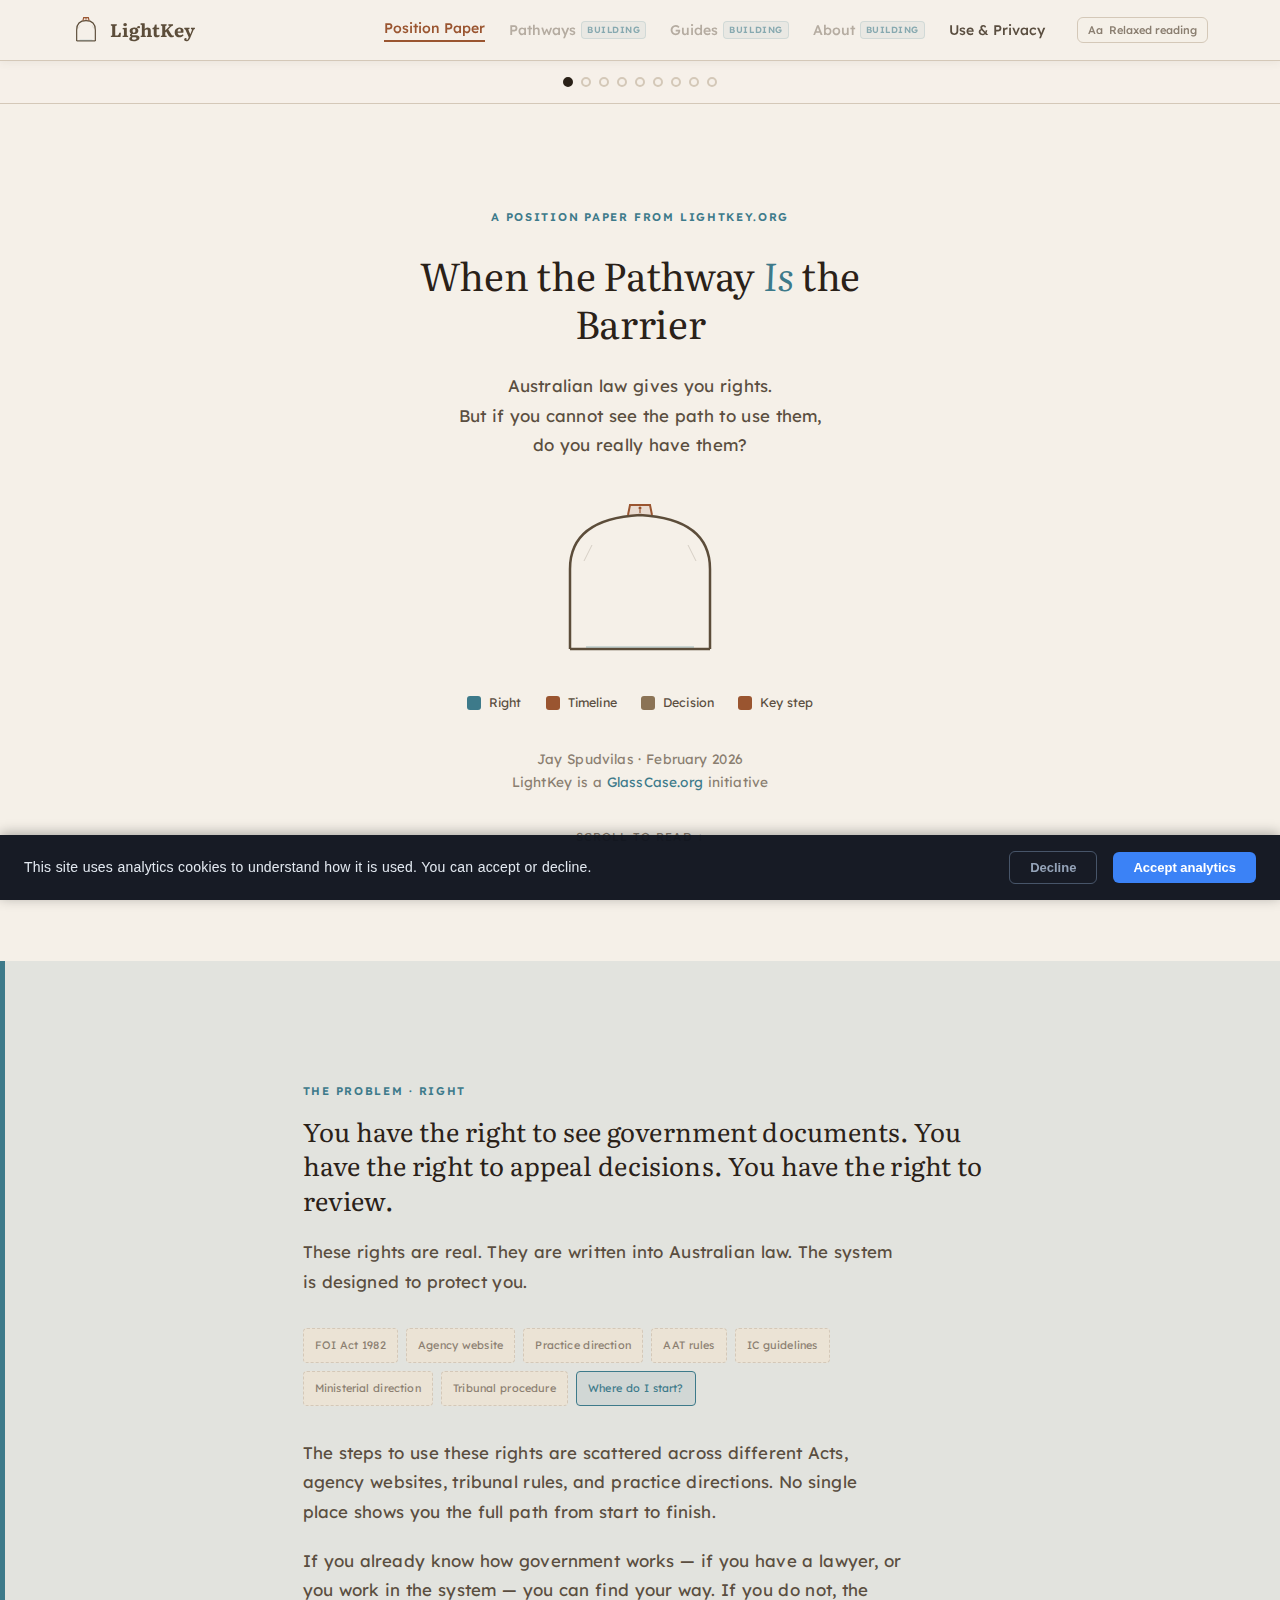
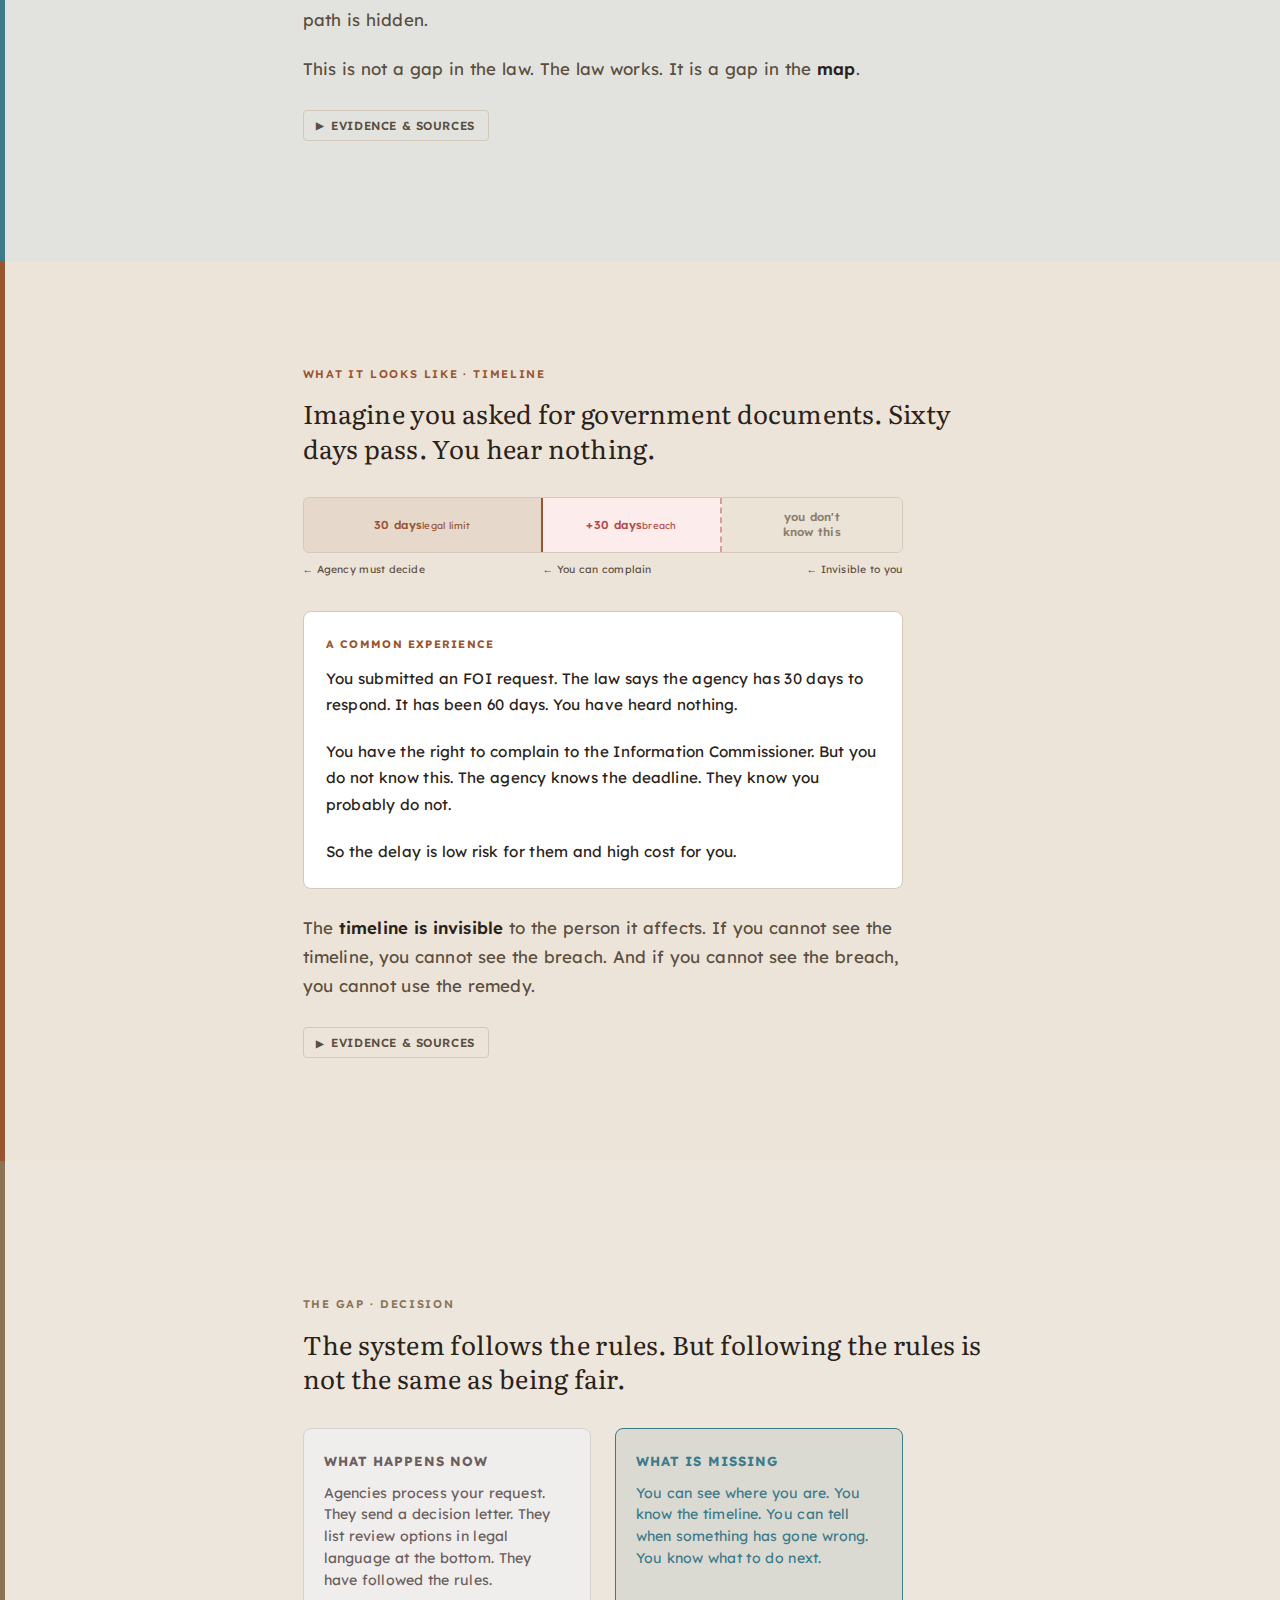
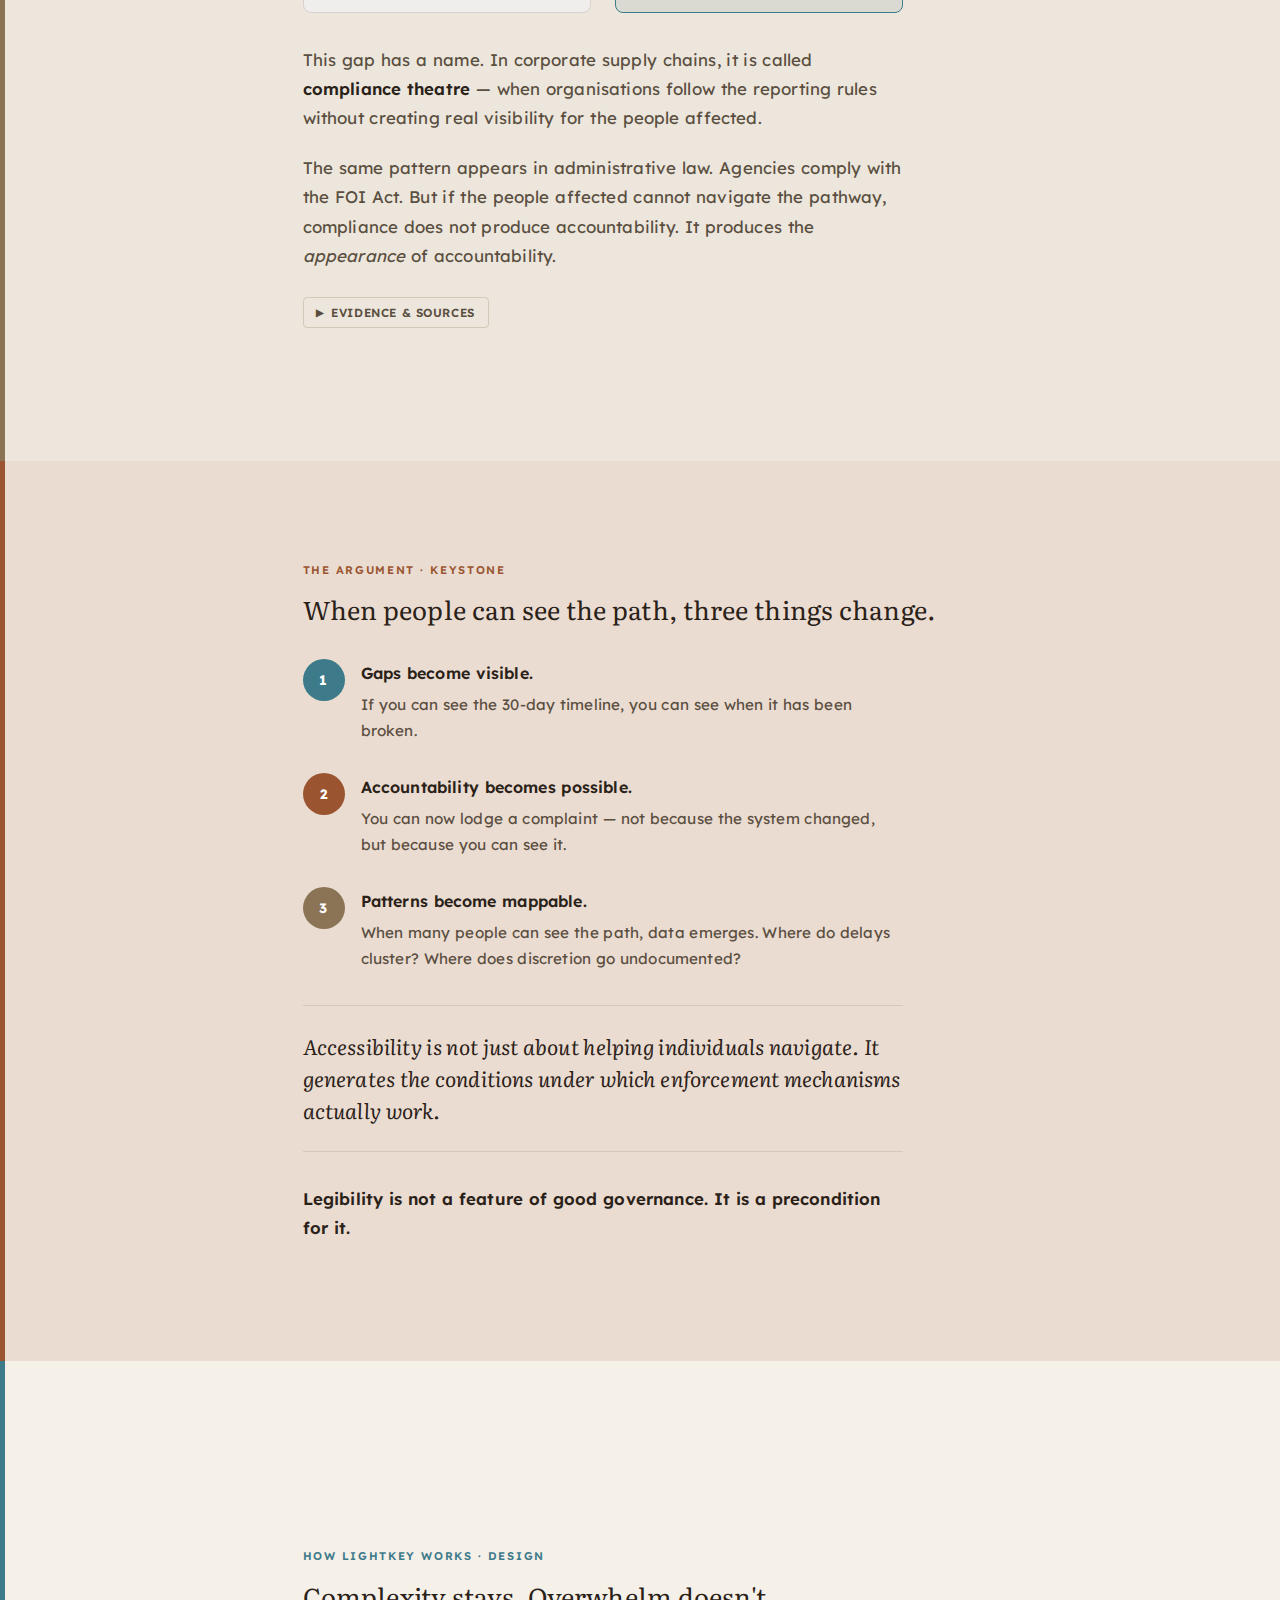
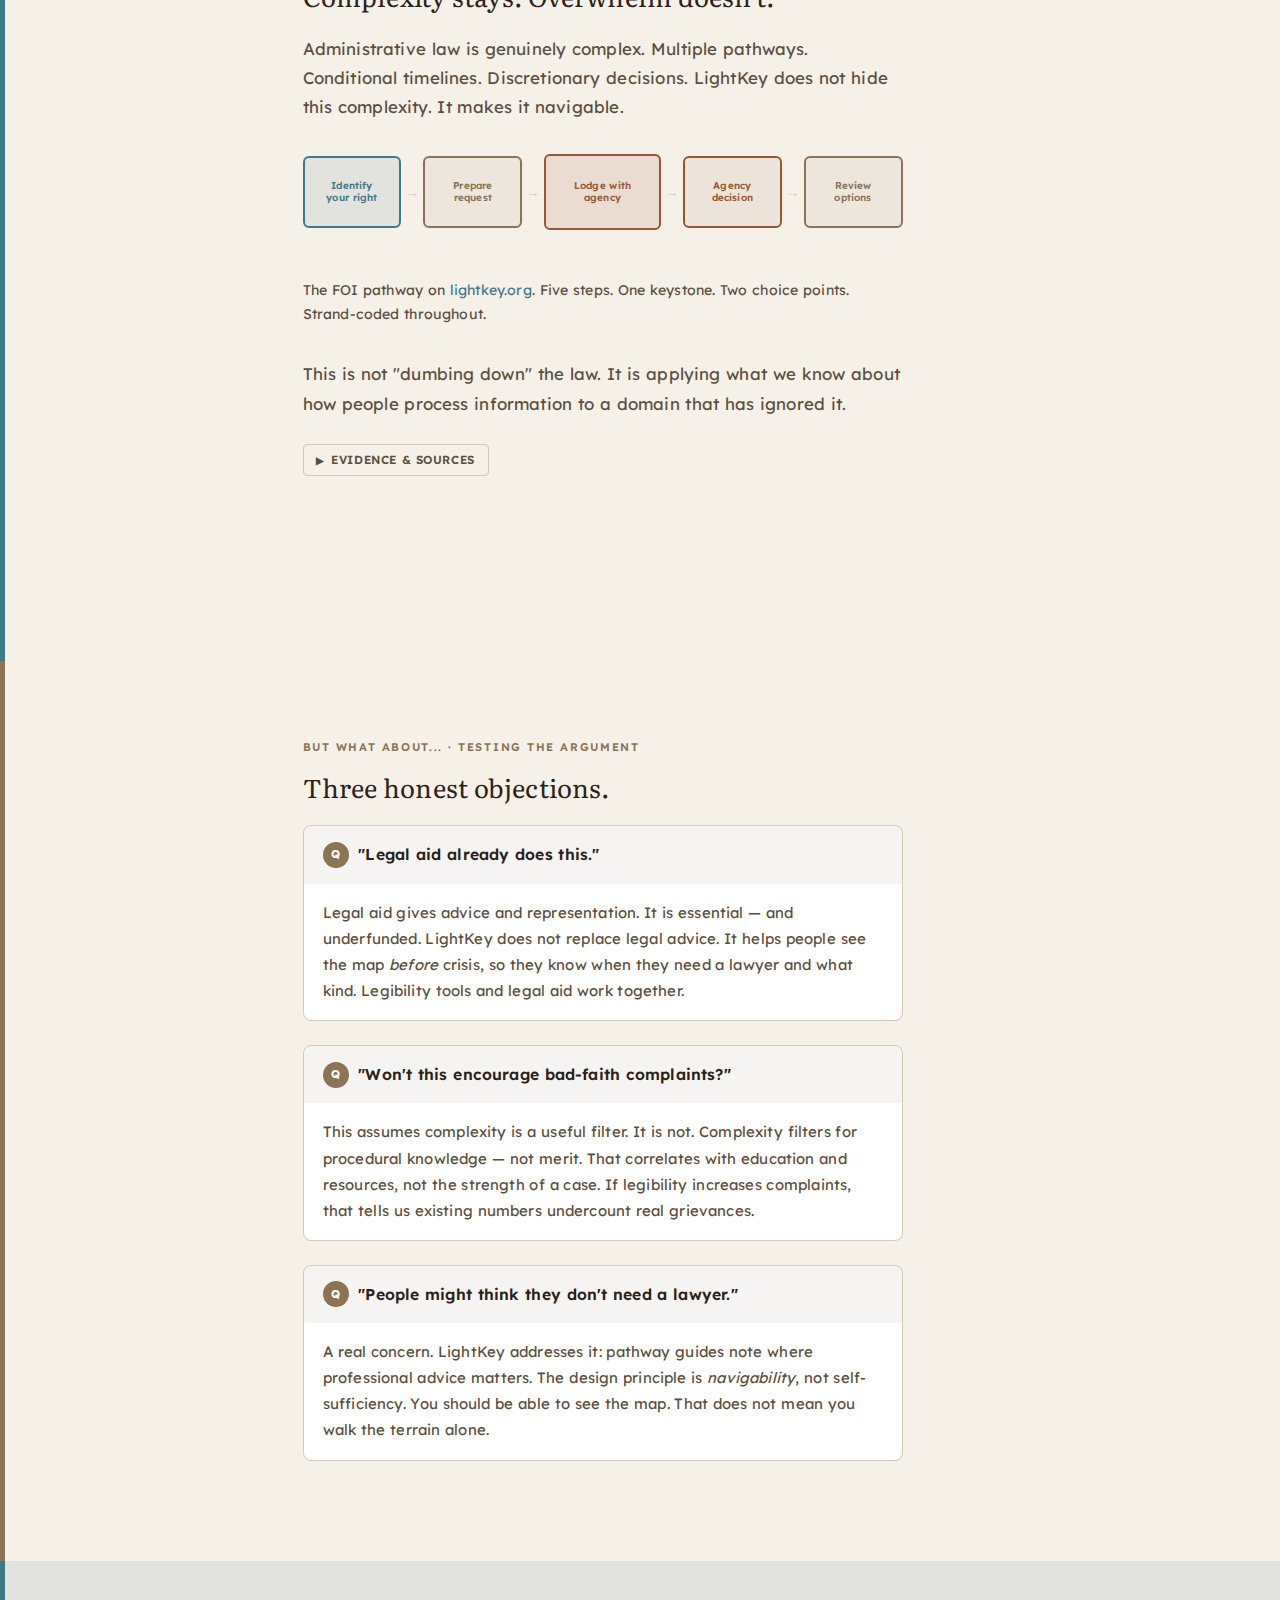
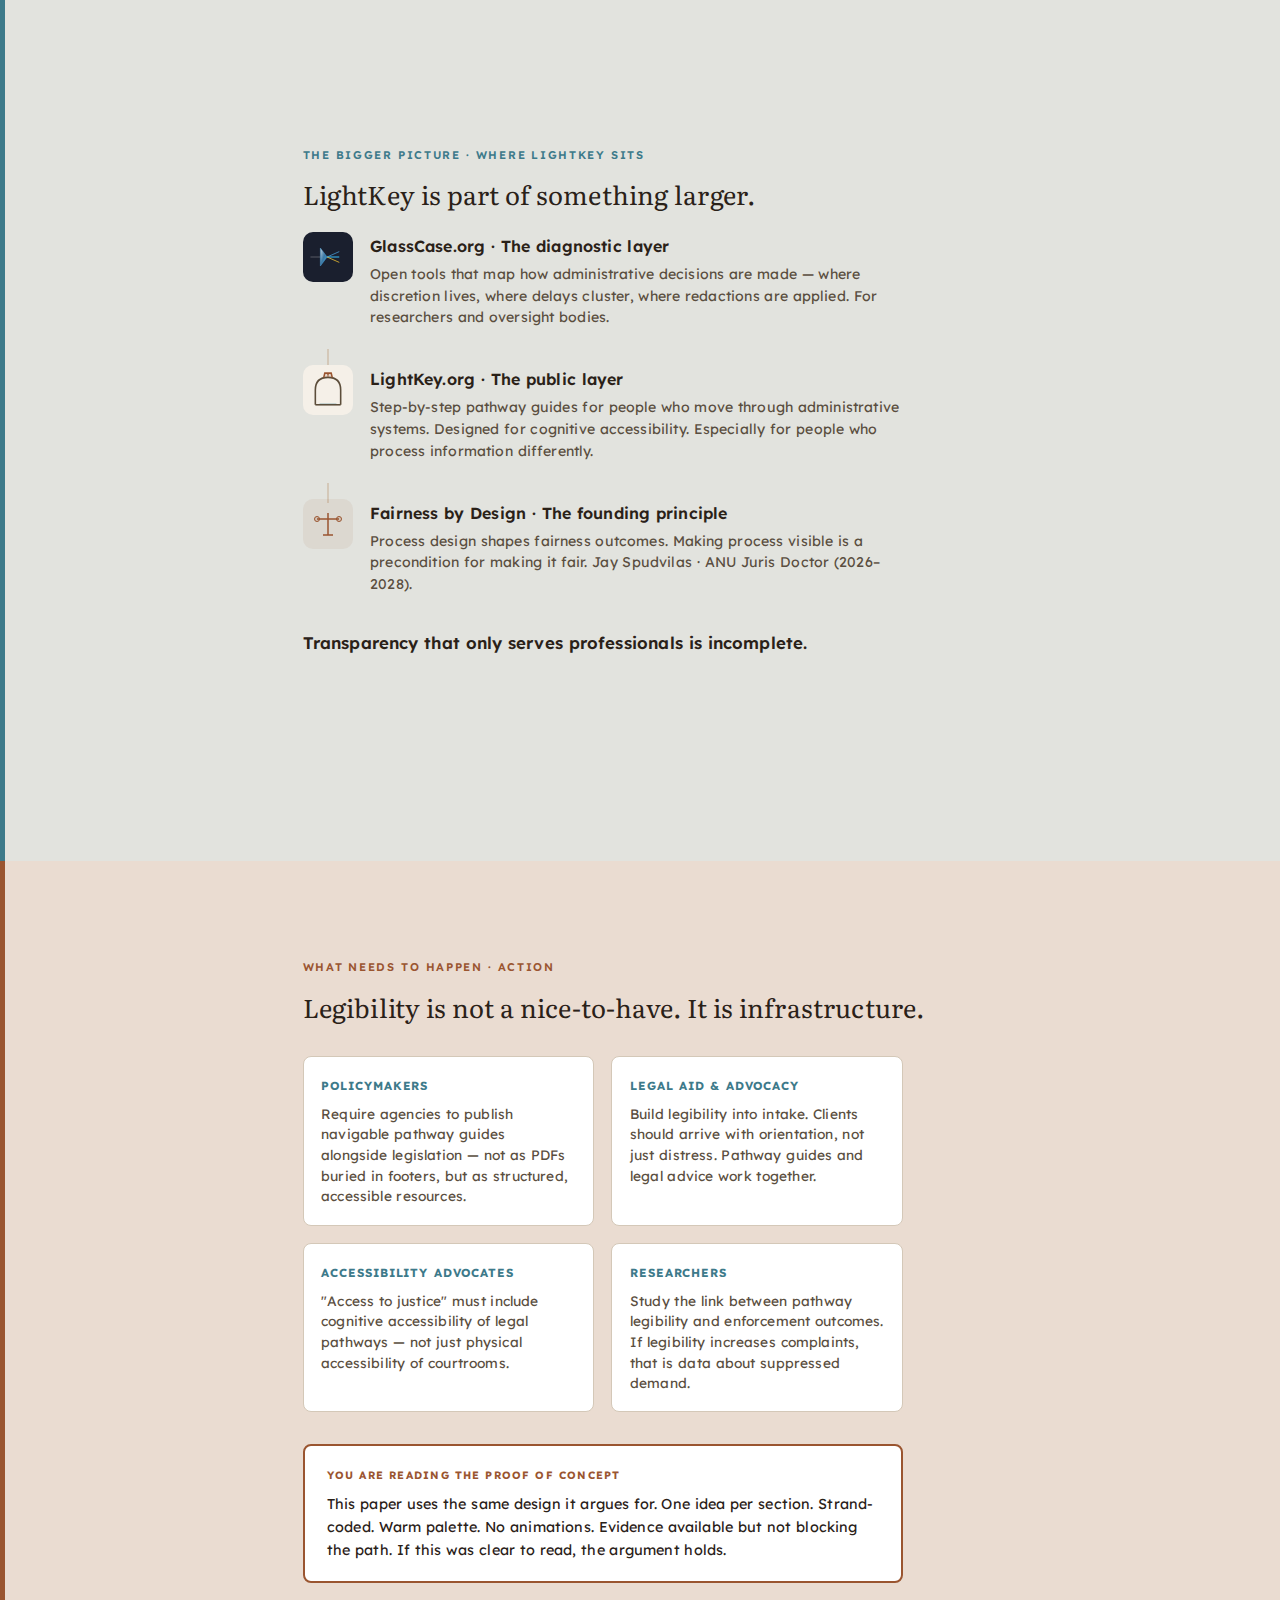
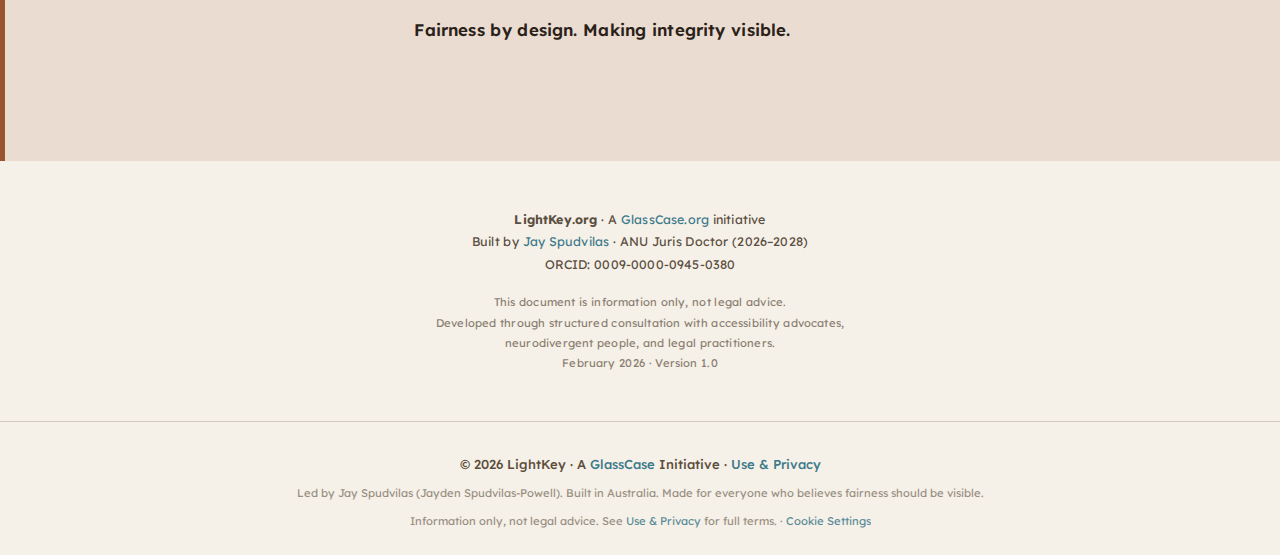
<file: position.html>
<!DOCTYPE html>
<html lang="en-AU">
<head>
<script src="/js/consent-gate.js" defer></script>
<script src="https://analytics.ahrefs.com/analytics.js" data-key="81bX+0jSjxXWI25HF5EjhQ" async></script>
<meta charset="UTF-8">
<meta name="viewport" content="width=device-width, initial-scale=1.0">
<title>When the Pathway Is the Barrier — LightKey Position Paper</title>
<meta name="description" content="Australian law gives you rights. But if you cannot see the path to use them, do you really have them? A position paper on legibility as accountability infrastructure.">
<meta name="keywords" content="LightKey, legal accessibility, administrative law, compliance theatre, FOI, freedom of information, accessibility, governance, accountability">
<meta name="author" content="LightKey — Jay Spudvilas">
<link rel="canonical" href="https://lightkey.org/position.html">
<meta name="robots" content="index,follow">
<meta name="theme-color" content="#F5F0E8">
<meta name="color-scheme" content="light">

<!-- Open Graph -->
<meta property="og:type" content="article">
<meta property="og:url" content="https://lightkey.org/position.html">
<meta property="og:title" content="When the Pathway Is the Barrier — LightKey Position Paper">
<meta property="og:description" content="Australian law gives you rights. But if you cannot see the path to use them, do you really have them?">
<meta property="og:site_name" content="LightKey">
<meta property="og:locale" content="en_AU">
<meta property="og:image" content="https://lightkey.org/og-image.png">

<!-- Twitter Card -->
<meta name="twitter:card" content="summary">
<meta name="twitter:title" content="When the Pathway Is the Barrier">
<meta name="twitter:description" content="A position paper on legibility as accountability infrastructure.">
<meta name="twitter:image" content="https://lightkey.org/og-image.png">

<link rel="icon" type="image/svg+xml" href="/favicon.svg" />
<link rel="icon" type="image/png" sizes="32x32" href="/favicon-32.png" />
<link rel="preconnect" href="https://fonts.googleapis.com">
<link rel="preconnect" href="https://fonts.gstatic.com" crossorigin>
<link href="https://fonts.googleapis.com/css2?family=Literata:opsz,wght@7..72,300;7..72,400;7..72,500;7..72,700&family=Lexend+Deca:wght@300;400;500;600&display=swap" rel="stylesheet">
<link rel="stylesheet" href="/css/style.css">
<style>
  /* Position paper custom styles using LightKey design tokens */
  .spread {
    min-height: 100vh;
    display: flex;
    flex-direction: column;
    justify-content: center;
    padding: 4rem 2rem;
  }
  .spread-inner { 
    max-width: 680px; 
    margin: 0 auto; 
    width: 100%; 
  }
  
  /* Strand borders */
  .strand-teal { border-left: 5px solid var(--teal); padding-left: 2rem; }
  .strand-copper { border-left: 5px solid var(--copper); padding-left: 2rem; }
  .strand-stone { border-left: 5px solid var(--stone); padding-left: 2rem; }
  .strand-keystone { border-left: 5px solid var(--copper); padding-left: 2rem; }
  
  /* Backgrounds */
  .bg-cream { background: var(--bg); }
  .bg-teal { background: var(--teal-light); }
  .bg-copper { background: var(--copper-bg); }
  .bg-stone { background: rgba(139,115,85,0.08); }
  .bg-keystone { background: rgba(154,85,48,0.12); }
  
  /* Typography */
  .spread h1 { 
    font-family: 'Literata', Georgia, serif;
    font-size: clamp(2rem, 5vw, 2.4rem); 
    font-weight: 400; 
    line-height: 1.25; 
    letter-spacing: -0.01em; 
    margin-bottom: 1rem;
    color: var(--text);
  }
  .spread h1 em { font-style: italic; color: var(--teal); }
  
  .spread h2 { 
    font-family: 'Literata', Georgia, serif;
    font-size: clamp(1.3rem, 4vw, 1.6rem); 
    font-weight: 400; 
    line-height: 1.35; 
    margin-bottom: 1.25rem;
    color: var(--text);
  }
  
  .section-label {
    font-family: 'Lexend Deca', sans-serif;
    font-size: 0.7rem; 
    letter-spacing: 0.15em; 
    text-transform: uppercase;
    margin-bottom: 0.75rem; 
    font-weight: 600;
  }
  .label-teal { color: var(--teal); }
  .label-copper { color: var(--copper); }
  .label-stone { color: var(--stone); }
  .label-keystone { color: var(--copper); }
  
  .spread p { 
    font-size: 1.05rem; 
    margin-bottom: 1.25rem; 
    color: var(--text-soft); 
    max-width: 600px;
    line-height: 1.75;
  }
  .lead { 
    font-size: 1.2rem; 
    color: var(--text); 
    line-height: 1.65; 
  }
  .pull-quote {
    font-family: 'Literata', Georgia, serif;
    font-size: 1.3rem; 
    font-style: italic; 
    color: var(--text); 
    line-height: 1.55;
    margin: 2rem 0; 
    padding: 1.5rem 0;
    border-top: 1px solid var(--border); 
    border-bottom: 1px solid var(--border);
    max-width: 600px;
  }
  
  .spread strong { color: var(--text); font-weight: 600; }
  .spread em { font-style: italic; }
  
  /* Visual components */
  .scattered-visual { 
    display: flex; 
    gap: 0.5rem; 
    margin: 2rem 0; 
    max-width: 600px; 
    flex-wrap: wrap; 
  }
  .scattered-chip {
    font-family: 'Lexend Deca', sans-serif; 
    font-size: 0.68rem;
    padding: 0.4rem 0.7rem; 
    border-radius: 4px; 
    border: 1px dashed; 
    white-space: nowrap;
  }
  .chip-faded { 
    border-color: var(--border); 
    color: var(--text-muted); 
    background: var(--surface); 
  }
  .chip-found { 
    border-color: var(--teal); 
    color: var(--teal); 
    background: var(--teal-light); 
    border-style: solid; 
  }
  
  /* Timeline */
  .timeline-visual { max-width: 600px; margin: 2rem 0; }
  .timeline-track { 
    display: flex; 
    height: 56px; 
    border-radius: 6px; 
    overflow: hidden; 
    border: 1px solid var(--border); 
  }
  .timeline-segment {
    display: flex; 
    align-items: center; 
    justify-content: center;
    font-family: 'Lexend Deca', sans-serif; 
    font-size: 0.72rem; 
    font-weight: 600; 
    text-align: center; 
    line-height: 1.3;
  }
  .seg-legal { 
    width: 40%; 
    background: var(--copper-bg); 
    color: var(--copper); 
    border-right: 2px solid var(--copper); 
  }
  .seg-breach { 
    width: 30%; 
    background: rgba(253,236,236,1); 
    color: #B54A4A; 
    border-right: 2px dashed #DD9999; 
  }
  .seg-invisible { 
    flex: 1; 
    background: var(--surface); 
    color: var(--text-muted); 
  }
  .timeline-labels { 
    display: flex; 
    margin-top: 0.4rem; 
    font-family: 'Lexend Deca', sans-serif; 
    font-size: 0.65rem; 
    color: var(--text-soft); 
  }
  .timeline-labels span:first-child { width: 40%; }
  .timeline-labels span:nth-child(2) { width: 30%; }
  .timeline-labels span:last-child { flex: 1; text-align: right; }
  
  /* Comparison */
  .comparison { 
    display: grid; 
    grid-template-columns: 1fr 1fr; 
    gap: 1.5rem; 
    margin: 2rem 0; 
    max-width: 600px; 
  }
  .comparison-box { 
    padding: 1.25rem; 
    border-radius: 8px; 
    font-family: 'Lexend Deca', sans-serif; 
  }
  .comparison-box h3 { 
    font-size: 0.82rem; 
    font-weight: 700; 
    margin-bottom: 0.6rem; 
    text-transform: uppercase; 
    letter-spacing: 0.08em; 
  }
  .comparison-box p { 
    font-size: 0.88rem; 
    line-height: 1.55; 
    margin-bottom: 0; 
    color: inherit; 
  }
  .box-problem { 
    background: #F0EDED; 
    color: #6B5E5E; 
    border: 1px solid #D8D0D0; 
  }
  .box-solution { 
    background: var(--teal-light); 
    color: var(--teal); 
    border: 1px solid var(--teal); 
  }
  
  /* Pathway diagram */
  .pathway-row { 
    display: flex; 
    align-items: center; 
    margin: 2rem 0; 
    max-width: 600px;
    overflow-x: auto;
  }
  .pw-step {
    flex: 1; 
    min-width: 0; 
    height: 72px;
    display: flex; 
    align-items: center; 
    justify-content: center;
    border-radius: 6px; 
    font-family: 'Lexend Deca', sans-serif;
    font-size: 0.68rem; 
    font-weight: 600; 
    text-align: center;
    padding: 0.35rem 0.2rem; 
    line-height: 1.25; 
    border: 2px solid;
  }
  .pw-keystone { 
    flex: 1.2; 
    height: 76px; 
    position: relative; 
  }
  .pw-arrow { 
    flex: 0 0 22px; 
    text-align: center; 
    color: var(--border); 
    font-size: 0.85rem; 
  }
  .pw-teal { 
    background: var(--teal-light); 
    color: var(--teal); 
    border-color: var(--teal); 
  }
  .pw-stone { 
    background: rgba(139,115,85,0.08); 
    color: var(--stone); 
    border-color: var(--stone); 
  }
  .pw-copper { 
    background: var(--copper-bg); 
    color: var(--copper); 
    border-color: var(--copper); 
  }
  .pw-key { 
    background: rgba(154,85,48,0.12); 
    color: var(--copper); 
    border-color: var(--copper); 
  }
  .pw-tag {
    position: absolute; 
    bottom: -20px; 
    left: 50%; 
    transform: translateX(-50%);
    font-size: 0.55rem; 
    color: var(--copper); 
    background: var(--copper-bg);
    padding: 0.15rem 0.4rem; 
    border-radius: 3px; 
    white-space: nowrap; 
    border: 1px solid var(--copper);
  }
  .pw-label { 
    font-size: 0.62rem; 
    line-height: 1.2; 
  }
  
  /* Change stack */
  .change-row { 
    display: flex; 
    gap: 1rem; 
    align-items: flex-start; 
    margin-bottom: 1.75rem; 
  }
  .change-icon {
    min-width: 42px; 
    height: 42px; 
    border-radius: 50%;
    display: flex; 
    align-items: center; 
    justify-content: center;
    font-family: 'Lexend Deca', sans-serif; 
    font-weight: 700; 
    font-size: 0.85rem; 
    color: white;
  }
  .change-row strong { 
    font-size: 1rem; 
    color: var(--text); 
    display: block; 
    margin-bottom: 0.2rem; 
  }
  .change-row p { 
    margin-bottom: 0; 
    font-size: 0.95rem; 
  }
  
  /* Objections */
  .objection-card { 
    margin-bottom: 1.5rem; 
    max-width: 600px; 
    background: white; 
    border-radius: 8px; 
    border: 1px solid var(--border); 
    overflow: hidden; 
  }
  .objection-q {
    padding: 0.9rem 1.2rem; 
    background: rgba(139,115,85,0.08);
    font-weight: 600; 
    color: var(--text); 
    font-size: 0.98rem;
    display: flex; 
    align-items: center; 
    gap: 0.6rem;
  }
  .q-icon {
    min-width: 26px; 
    height: 26px; 
    border-radius: 50%; 
    background: var(--stone);
    color: white; 
    display: flex; 
    align-items: center; 
    justify-content: center;
    font-family: 'Lexend Deca', sans-serif; 
    font-size: 0.7rem; 
    font-weight: 700;
  }
  .objection-a { padding: 1rem 1.2rem; }
  .objection-a p { margin-bottom: 0; font-size: 0.93rem; }
  
  /* Ecosystem */
  .eco-card { 
    display: flex; 
    gap: 1.1rem; 
    align-items: flex-start; 
    margin-bottom: 1.5rem; 
    max-width: 600px; 
  }
  .eco-icon {
    min-width: 50px; 
    height: 50px; 
    border-radius: 10px;
    display: flex; 
    align-items: center; 
    justify-content: center; 
    font-size: 1.3rem;
  }
  .eco-card strong { 
    font-size: 1rem; 
    display: block; 
    margin-bottom: 0.15rem; 
  }
  .eco-card strong a { 
    color: var(--text); 
    text-decoration: none; 
  }
  .eco-card p { 
    font-size: 0.88rem; 
    margin-bottom: 0; 
    line-height: 1.55; 
  }
  .eco-connector { 
    width: 2px; 
    height: 20px; 
    background: var(--border); 
    margin: -0.25rem 0 -0.25rem 24px; 
  }
  
  /* CTA grid */
  .cta-grid { 
    display: grid; 
    grid-template-columns: 1fr 1fr; 
    gap: 1.1rem; 
    margin: 2rem 0; 
    max-width: 600px; 
  }
  .cta-card { 
    padding: 1.1rem; 
    border-radius: 8px; 
    border: 1px solid var(--border); 
    background: white; 
  }
  .cta-card h3 { 
    font-family: 'Lexend Deca', sans-serif; 
    font-size: 0.73rem; 
    text-transform: uppercase; 
    letter-spacing: 0.08em; 
    color: var(--teal); 
    margin-bottom: 0.45rem; 
    font-weight: 700; 
  }
  .cta-card p { 
    font-size: 0.86rem; 
    margin-bottom: 0; 
    line-height: 1.5; 
  }
  
  /* Evidence drawer */
  .evidence-drawer { margin-top: 1.5rem; max-width: 600px; }
  .evidence-toggle {
    display: inline-flex; 
    align-items: center; 
    gap: 0.4rem;
    font-family: 'Lexend Deca', sans-serif; 
    font-size: 0.73rem; 
    letter-spacing: 0.05em;
    color: var(--text-soft); 
    background: none; 
    border: 1px solid var(--border);
    border-radius: 4px; 
    padding: 0.45rem 0.8rem; 
    cursor: pointer; 
    text-transform: uppercase; 
    font-weight: 600;
  }
  .evidence-toggle:hover { background: var(--bg); }
  .evidence-toggle .chevron { display: inline-block; font-size: 0.6rem; }
  .evidence-content {
    display: none; 
    margin-top: 1rem; 
    padding: 1.1rem;
    background: rgba(255,255,255,0.7); 
    border: 1px solid var(--border); 
    border-radius: 6px;
    font-size: 0.78rem; 
    line-height: 1.65; 
    color: var(--text-soft); 
    font-family: 'Lexend Deca', sans-serif;
  }
  .evidence-content.open { display: block; }
  .evidence-content cite { 
    font-style: normal; 
    display: block; 
    margin-top: 0.5rem; 
    font-size: 0.7rem; 
    color: var(--text-muted); 
  }
  .evidence-content p { 
    font-size: 0.78rem; 
    margin-bottom: 0.6rem; 
  }
  .evidence-content p:last-child { margin-bottom: 0; }
  
  /* Scenario box */
  .scenario { 
    background: white; 
    border: 1px solid var(--border); 
    border-radius: 8px; 
    padding: 1.4rem; 
    margin: 1.5rem 0; 
    max-width: 600px; 
  }
  .scenario-label { 
    font-family: 'Lexend Deca', sans-serif; 
    font-size: 0.68rem; 
    text-transform: uppercase; 
    letter-spacing: 0.12em; 
    color: var(--copper); 
    font-weight: 700; 
    margin-bottom: 0.7rem; 
  }
  .scenario p { 
    font-size: 0.95rem; 
    color: var(--text); 
  }
  
  /* POC box */
  .poc-box { 
    max-width: 600px; 
    margin: 2rem 0; 
    padding: 1.2rem 1.4rem; 
    border-radius: 8px; 
    border: 2px solid var(--copper); 
    background: white; 
  }
  .poc-box p { 
    font-size: 0.9rem; 
    color: var(--text); 
    margin-bottom: 0; 
    line-height: 1.6; 
  }
  .poc-label { 
    font-family: 'Lexend Deca', sans-serif; 
    font-size: 0.66rem; 
    text-transform: uppercase; 
    letter-spacing: 0.12em; 
    color: var(--copper); 
    font-weight: 700; 
    margin-bottom: 0.5rem; 
  }
  
  /* Legend */
  .strand-legend-paper { 
    display: flex; 
    gap: 1.5rem; 
    margin: 1.5rem 0; 
    flex-wrap: wrap; 
    justify-content: center;
  }
  .legend-item { 
    display: flex; 
    align-items: center; 
    gap: 0.5rem; 
    font-family: 'Lexend Deca', sans-serif; 
    font-size: 0.78rem; 
    color: var(--text-soft); 
  }
  .legend-swatch { 
    width: 14px; 
    height: 14px; 
    border-radius: 3px; 
  }
  
  /* Progress bar */
  .progress-bar {
    position: fixed; 
    top: 61px; 
    left: 0; 
    right: 0;
    display: flex; 
    justify-content: center; 
    gap: 0.5rem; 
    padding: 1rem;
    z-index: 90; 
    background: rgba(245,240,232,0.92); 
    border-bottom: 1px solid var(--border);
  }
  .progress-dot { 
    width: 10px; 
    height: 10px; 
    border-radius: 50%; 
    border: 2px solid var(--border); 
    background: transparent; 
  }
  .progress-dot.active { 
    background: var(--text); 
    border-color: var(--text); 
  }
  
  .nav-hint { 
    font-family: 'Lexend Deca', sans-serif; 
    font-size: 0.72rem; 
    color: var(--text-muted); 
    text-transform: uppercase; 
    letter-spacing: 0.1em; 
    margin-top: 2rem; 
  }
  
  .paper-footer {
    background: var(--bg); 
    padding: 3rem 2rem; 
    text-align: center;
    font-family: 'Lexend Deca', sans-serif; 
    font-size: 0.78rem; 
    color: var(--text-soft); 
    line-height: 1.8;
  }
  .paper-footer a { 
    color: var(--teal); 
    text-decoration: none; 
  }
  .paper-footer a:hover { text-decoration: underline; }
  
  @media (max-width: 640px) {
    .spread { padding: 2.5rem 1.25rem; }
    .spread h1 { font-size: 1.8rem; }
    .spread h2 { font-size: 1.3rem; }
    .comparison, .cta-grid { grid-template-columns: 1fr; }
    .pw-step { font-size: 0.52rem; height: 62px; }
    .pw-keystone { height: 66px; }
    .pw-arrow { flex: 0 0 14px; font-size: 0.7rem; }
    .pw-tag { font-size: 0.48rem; bottom: -16px; }
    .strand-teal, .strand-copper, .strand-stone, .strand-keystone { padding-left: 1rem; }
  }
  
  @media print {
    .spread { min-height: auto; page-break-inside: avoid; padding: 2rem 1rem; }
    .progress-bar { display: none; }
    .evidence-content { display: block !important; }
    .evidence-toggle { display: none; }
  }
</style>
</head>
<body>

<div id="lk-nav"></div>
<div id="lk-mobile-menu"></div>

<nav class="progress-bar" aria-label="Reading progress">
  <div class="progress-dot active"></div><div class="progress-dot"></div><div class="progress-dot"></div>
  <div class="progress-dot"></div><div class="progress-dot"></div><div class="progress-dot"></div>
  <div class="progress-dot"></div><div class="progress-dot"></div><div class="progress-dot"></div>
</nav>

<!-- COVER -->
<section class="spread" id="cover" data-index="0">
  <div class="spread-inner" style="text-align:center;padding-top:2rem;">
    <div class="section-label label-teal" style="margin-bottom:1.5rem;">A position paper from LightKey.org</div>
    <h1 style="max-width:520px;margin:0 auto 1.5rem;">When the Pathway <em>Is</em> the Barrier</h1>
    <p class="lead" style="max-width:480px;margin:0 auto 2.5rem;text-align:center;">
      Australian law gives you rights.<br>But if you cannot see the path to use them,<br>do you really have them?
    </p>
    <svg width="220" height="160" viewBox="0 0 220 160" style="margin:0 auto 2rem;display:block;" aria-label="LightKey archway">
      <path d="M 40 150 L 40 70 Q 40 20, 110 16 Q 180 20, 180 70 L 180 150" stroke="#5C4D3A" stroke-width="2.5" fill="none"/>
      <line x1="62" y1="46" x2="54" y2="62" stroke="#5C4D3A" stroke-width="0.8" opacity="0.25"/>
      <line x1="158" y1="46" x2="166" y2="62" stroke="#5C4D3A" stroke-width="0.8" opacity="0.25"/>
      <path d="M 98 16 L 100 6 L 120 6 L 122 16" stroke="#9A5530" stroke-width="2" fill="rgba(154,85,48,0.12)"/>
      <circle cx="110" cy="9" r="1.5" fill="#9A5530"/>
      <line x1="110" y1="10.5" x2="110" y2="14" stroke="#9A5530" stroke-width="1.2"/>
      <line x1="40" y1="150" x2="180" y2="150" stroke="#5C4D3A" stroke-width="2.5"/>
      <line x1="56" y1="148" x2="164" y2="148" stroke="#3D7A8A" stroke-width="1" opacity="0.45"/>
    </svg>
    <div class="strand-legend-paper" style="justify-content:center;margin-bottom:2rem;">
      <div class="legend-item"><div class="legend-swatch" style="background:var(--teal);"></div> Right</div>
      <div class="legend-item"><div class="legend-swatch" style="background:var(--copper);"></div> Timeline</div>
      <div class="legend-item"><div class="legend-swatch" style="background:var(--stone);"></div> Decision</div>
      <div class="legend-item"><div class="legend-swatch" style="background:var(--copper);"></div> Key step</div>
    </div>
    <p style="font-size:0.85rem;color:var(--text-muted);text-align:center;max-width:400px;margin:0 auto;">
      Jay Spudvilas · February 2026<br>
      LightKey is a <a href="https://glasscase.org" style="color:var(--teal);text-decoration:none;">GlassCase.org</a> initiative
    </p>
    <div class="nav-hint" style="text-align:center;">Scroll to read ↓</div>
  </div>
</section>

<!-- SPREAD 2: PROBLEM -->
<section class="spread strand-teal bg-teal" id="problem" data-index="1">
  <div class="spread-inner">
    <div class="section-label label-teal">The problem · Right</div>
    <h2>You have the right to see government documents. You have the right to appeal decisions. You have the right to review.</h2>
    <p class="lead">These rights are real. They are written into Australian law. The system is designed to protect you.</p>
    <div class="scattered-visual">
      <span class="scattered-chip chip-faded">FOI Act 1982</span>
      <span class="scattered-chip chip-faded">Agency website</span>
      <span class="scattered-chip chip-faded">Practice direction</span>
      <span class="scattered-chip chip-faded">AAT rules</span>
      <span class="scattered-chip chip-faded">IC guidelines</span>
      <span class="scattered-chip chip-faded">Ministerial direction</span>
      <span class="scattered-chip chip-faded">Tribunal procedure</span>
      <span class="scattered-chip chip-found">Where do I start?</span>
    </div>
    <p>The steps to use these rights are scattered across different Acts, agency websites, tribunal rules, and practice directions. No single place shows you the full path from start to finish.</p>
    <p>If you already know how government works — if you have a lawyer, or you work in the system — you can find your way. If you do not, the path is hidden.</p>
    <p>This is not a gap in the law. The law works. It is a gap in the <strong>map</strong>.</p>
    <div class="evidence-drawer">
      <button class="evidence-toggle" onclick="toggleEvidence(this)" aria-expanded="false"><span class="chevron">▶</span> Evidence &amp; sources</button>
      <div class="evidence-content">
        <p>The FOI Act 1982 (Cth) gives every person the right to access government documents (s 11). The AAT Act 1975 (Cth) provides merits review. Judicial review is available under the ADJR Act 1977 (Cth).</p>
        <p>These pathways are distributed across separate legislative instruments, agency-specific guidelines, and tribunal practice directions. The ALRC and Law Council of Australia's Justice Project (2018) have identified legal complexity and cognitive accessibility as barriers.</p>
        <cite>FOI Act 1982 (Cth); ALRC Access to Justice reports; Law Council of Australia, The Justice Project (2018).</cite>
      </div>
    </div>
  </div>
</section>

<!-- SPREAD 3: SCENARIO -->
<section class="spread strand-copper bg-copper" id="scenario" data-index="2">
  <div class="spread-inner">
    <div class="section-label label-copper">What it looks like · Timeline</div>
    <h2>Imagine you asked for government documents. Sixty days pass. You hear nothing.</h2>
    <div class="timeline-visual">
      <div class="timeline-track">
        <div class="timeline-segment seg-legal">30 days<br><span style="font-weight:400;font-size:0.6rem;">legal limit</span></div>
        <div class="timeline-segment seg-breach">+30 days<br><span style="font-weight:400;font-size:0.6rem;">breach</span></div>
        <div class="timeline-segment seg-invisible">you don't<br>know this</div>
      </div>
      <div class="timeline-labels">
        <span>← Agency must decide</span>
        <span>← You can complain</span>
        <span>← Invisible to you</span>
      </div>
    </div>
    <div class="scenario">
      <div class="scenario-label">A common experience</div>
      <p>You submitted an FOI request. The law says the agency has 30 days to respond. It has been 60 days. You have heard nothing.</p>
      <p>You have the right to complain to the Information Commissioner. But you do not know this. The agency knows the deadline. They know you probably do not.</p>
      <p style="margin-bottom:0;">So the delay is low risk for them and high cost for you.</p>
    </div>
    <p>The <strong>timeline is invisible</strong> to the person it affects. If you cannot see the timeline, you cannot see the breach. And if you cannot see the breach, you cannot use the remedy.</p>
    <div class="evidence-drawer">
      <button class="evidence-toggle" onclick="toggleEvidence(this)" aria-expanded="false"><span class="chevron">▶</span> Evidence &amp; sources</button>
      <div class="evidence-content">
        <p>OAIC annual reports show that a significant proportion of FOI requests exceed statutory timeframes. The 30-day period: s 15(5)(b) FOI Act 1982. IC review: s 54L (deemed refusal).</p>
        <p>Cognitive load theory (Sweller, 1988) explains why fragmented information environments increase extraneous load.</p>
        <cite>FOI Act 1982 (Cth) ss 15(5)(b), 54L; OAIC Annual Reports; Sweller (1988).</cite>
      </div>
    </div>
  </div>
</section>

<!-- SPREAD 4: GAP -->
<section class="spread strand-stone bg-stone" id="gap" data-index="3">
  <div class="spread-inner">
    <div class="section-label label-stone">The gap · Decision</div>
    <h2>The system follows the rules. But following the rules is not the same as being fair.</h2>
    <div class="comparison">
      <div class="comparison-box box-problem">
        <h3>What happens now</h3>
        <p>Agencies process your request. They send a decision letter. They list review options in legal language at the bottom. They have followed the rules.</p>
      </div>
      <div class="comparison-box box-solution">
        <h3>What is missing</h3>
        <p>You can see where you are. You know the timeline. You can tell when something has gone wrong. You know what to do next.</p>
      </div>
    </div>
    <p>This gap has a name. In corporate supply chains, it is called <strong>compliance theatre</strong> — when organisations follow the reporting rules without creating real visibility for the people affected.</p>
    <p>The same pattern appears in administrative law. Agencies comply with the FOI Act. But if the people affected cannot navigate the pathway, compliance does not produce accountability. It produces the <em>appearance</em> of accountability.</p>
    <div class="evidence-drawer">
      <button class="evidence-toggle" onclick="toggleEvidence(this)" aria-expanded="false"><span class="chevron">▶</span> Evidence &amp; sources</button>
      <div class="evidence-content">
        <p>Nolan &amp; Frishling (2019) document how the Modern Slavery Act 2018 (Cth) produces formal compliance without meaningful visibility for affected workers.</p>
        <p>See also Locke (2013) on the limits of private auditing in supply chain governance.</p>
        <cite>Nolan &amp; Frishling (2019); Locke (2013); Modern Slavery Act 2018 (Cth).</cite>
      </div>
    </div>
  </div>
</section>

<!-- SPREAD 5: THESIS -->
<section class="spread strand-keystone bg-keystone" id="thesis" data-index="4">
  <div class="spread-inner">
    <div class="section-label label-keystone">The argument · Keystone</div>
    <h2>When people can see the path, three things change.</h2>
    <div style="max-width:600px;margin:2rem 0;">
      <div class="change-row">
        <div class="change-icon" style="background:var(--teal);">1</div>
        <div><strong>Gaps become visible.</strong><p>If you can see the 30-day timeline, you can see when it has been broken.</p></div>
      </div>
      <div class="change-row">
        <div class="change-icon" style="background:var(--copper);">2</div>
        <div><strong>Accountability becomes possible.</strong><p>You can now lodge a complaint — not because the system changed, but because you can see it.</p></div>
      </div>
      <div class="change-row">
        <div class="change-icon" style="background:var(--stone);">3</div>
        <div><strong>Patterns become mappable.</strong><p>When many people can see the path, data emerges. Where do delays cluster? Where does discretion go undocumented?</p></div>
      </div>
    </div>
    <div class="pull-quote">Accessibility is not just about helping individuals navigate. It generates the conditions under which enforcement mechanisms actually work.</div>
    <p><strong>Legibility is not a feature of good governance. It is a precondition for it.</strong></p>
  </div>
</section>

<!-- SPREAD 6: DESIGN -->
<section class="spread strand-teal" id="design" data-index="5">
  <div class="spread-inner">
    <div class="section-label label-teal">How LightKey works · Design</div>
    <h2>Complexity stays. Overwhelm doesn't.</h2>
    <p class="lead">Administrative law is genuinely complex. Multiple pathways. Conditional timelines. Discretionary decisions. LightKey does not hide this complexity. It makes it navigable.</p>
    <div class="pathway-row" style="margin-bottom:3rem;">
      <div class="pw-step pw-teal">
        <span class="pw-label">Identify<br>your right</span>
      </div>
      <div class="pw-arrow">→</div>
      <div class="pw-step pw-stone">
        <span class="pw-label">Prepare<br>request</span>
      </div>
      <div class="pw-arrow">→</div>
      <div class="pw-step pw-key pw-keystone">
        <span class="pw-label">Lodge with<br>agency</span>
        <span class="pw-tag">⬥ 30 days</span>
      </div>
      <div class="pw-arrow">→</div>
      <div class="pw-step pw-copper">
        <span class="pw-label">Agency<br>decision</span>
      </div>
      <div class="pw-arrow">→</div>
      <div class="pw-step pw-stone">
        <span class="pw-label">Review<br>options</span>
      </div>
    </div>
    <p style="font-size:0.88rem;color:var(--text-soft);margin-bottom:2rem;">
      The FOI pathway on <a href="/" style="color:var(--teal);">lightkey.org</a>. Five steps. One keystone. Two choice points. Strand-coded throughout.
    </p>
    <p>This is not "dumbing down" the law. It is applying what we know about how people process information to a domain that has ignored it.</p>
    <div class="evidence-drawer">
      <button class="evidence-toggle" onclick="toggleEvidence(this)" aria-expanded="false"><span class="chevron">▶</span> Evidence &amp; sources</button>
      <div class="evidence-content">
        <p>Sweller's cognitive load theory distinguishes intrinsic load (inherent complexity) from extraneous load (poor presentation). LightKey reduces extraneous load while preserving intrinsic complexity.</p>
        <p>WCAG 2.1, particularly the "understandable" principle, provides the accessibility foundation. Universal design holds that design for people with disability produces better outcomes for everyone.</p>
        <cite>Sweller (1988; 2011); WCAG 2.1; Centre for Universal Design principles.</cite>
      </div>
    </div>
  </div>
</section>

<!-- SPREAD 7: COUNTERARGUMENTS -->
<section class="spread strand-stone bg-cream" id="objections" data-index="6">
  <div class="spread-inner">
    <div class="section-label label-stone">But what about... · Testing the argument</div>
    <h2>Three honest objections.</h2>
    <div class="objection-card">
      <div class="objection-q"><div class="q-icon">Q</div> "Legal aid already does this."</div>
      <div class="objection-a"><p>Legal aid gives advice and representation. It is essential — and underfunded. LightKey does not replace legal advice. It helps people see the map <em>before</em> crisis, so they know when they need a lawyer and what kind. Legibility tools and legal aid work together.</p></div>
    </div>
    <div class="objection-card">
      <div class="objection-q"><div class="q-icon">Q</div> "Won't this encourage bad-faith complaints?"</div>
      <div class="objection-a"><p>This assumes complexity is a useful filter. It is not. Complexity filters for procedural knowledge — not merit. That correlates with education and resources, not the strength of a case. If legibility increases complaints, that tells us existing numbers undercount real grievances.</p></div>
    </div>
    <div class="objection-card">
      <div class="objection-q"><div class="q-icon">Q</div> "People might think they don't need a lawyer."</div>
      <div class="objection-a"><p>A real concern. LightKey addresses it: pathway guides note where professional advice matters. The design principle is <em>navigability</em>, not self-sufficiency. You should be able to see the map. That does not mean you walk the terrain alone.</p></div>
    </div>
  </div>
</section>

<!-- SPREAD 8: ECOSYSTEM -->
<section class="spread strand-teal bg-teal" id="ecosystem" data-index="7">
  <div class="spread-inner">
    <div class="section-label label-teal">The bigger picture · Where LightKey sits</div>
    <h2>LightKey is part of something larger.</h2>
    <div class="eco-card">
      <div class="eco-icon" style="background:#1A1F2E;border-radius:10px;padding:6px;">
        <svg width="36" height="36" viewBox="0 0 80 80" fill="none"><defs><linearGradient id="gp" x1="0%" y1="0%" x2="100%" y2="100%"><stop offset="0%" stop-color="#E8F4F8" stop-opacity="0.9"/><stop offset="50%" stop-color="#4A9FD8" stop-opacity="0.7"/><stop offset="100%" stop-color="#3ABEF9" stop-opacity="0.9"/></linearGradient></defs><g transform="translate(-7,0)"><line x1="8" y1="40" x2="30" y2="40" stroke="rgba(255,255,255,0.5)" stroke-width="2" opacity="0.6"/><path d="M 30 20 L 45 40 L 30 60 Z" fill="url(#gp)" stroke="#4A9FD8" stroke-width="1"/><line x1="45" y1="40" x2="72" y2="28" stroke="#4A9FD8" stroke-width="2" opacity="0.85"/><line x1="45" y1="40" x2="72" y2="40" stroke="#3ABEF9" stroke-width="2.5" opacity="0.9"/><line x1="45" y1="40" x2="72" y2="52" stroke="#F4C430" stroke-width="2" opacity="0.85"/></g></svg>
      </div>
      <div><strong><a href="https://glasscase.org">GlassCase.org</a> · The diagnostic layer</strong><p>Open tools that map how administrative decisions are made — where discretion lives, where delays cluster, where redactions are applied. For researchers and oversight bodies.</p></div>
    </div>
    <div class="eco-connector"></div>
    <div class="eco-card">
      <div class="eco-icon" style="background:var(--bg);border-radius:10px;padding:4px;">
        <svg width="38" height="38" viewBox="0 0 36 36" fill="none"><rect width="36" height="36" fill="none"/><path d="M6 32 L6 18 Q6 6 18 6 Q30 6 30 18 L30 32" stroke="#5C4D3A" stroke-width="1.5" fill="none"/><path d="M14 6 L15 2 L21 2 L22 6" stroke="#9A5530" stroke-width="1.5" fill="rgba(154,85,48,0.15)"/><circle cx="18" cy="3.5" r="0.8" fill="#9A5530"/><line x1="18" y1="4.3" x2="18" y2="5.5" stroke="#9A5530" stroke-width="0.8"/><line x1="6" y1="32" x2="30" y2="32" stroke="#5C4D3A" stroke-width="1.5"/><line x1="10" y1="31" x2="26" y2="31" stroke="#3D7A8A" stroke-width="0.6" opacity="0.5"/></svg>
      </div>
      <div><strong><a href="https://lightkey.org">LightKey.org</a> · The public layer</strong><p>Step-by-step pathway guides for people who move through administrative systems. Designed for cognitive accessibility. Especially for people who process information differently.</p></div>
    </div>
    <div class="eco-connector"></div>
    <div class="eco-card">
      <div class="eco-icon" style="background:var(--copper-bg);border-radius:10px;padding:4px;">
        <svg width="38" height="38" viewBox="0 0 38 38" fill="none"><line x1="19" y1="8" x2="19" y2="30" stroke="#9A5530" stroke-width="1.5"/><line x1="8" y1="14" x2="30" y2="14" stroke="#9A5530" stroke-width="1.5"/><circle cx="8" cy="14" r="2.5" fill="rgba(154,85,48,0.15)" stroke="#9A5530" stroke-width="1"/><circle cx="30" cy="14" r="2.5" fill="rgba(154,85,48,0.15)" stroke="#9A5530" stroke-width="1"/><line x1="14" y1="30" x2="24" y2="30" stroke="#9A5530" stroke-width="1.5"/></svg>
      </div>
      <div><strong><a href="https://jayspudvilas.com">Fairness by Design</a> · The founding principle</strong><p>Process design shapes fairness outcomes. Making process visible is a precondition for making it fair. Jay Spudvilas · ANU Juris Doctor (2026–2028).</p></div>
    </div>
    <p style="margin-top:2rem;"><strong>Transparency that only serves professionals is incomplete.</strong></p>
  </div>
</section>

<!-- SPREAD 9: ACTION -->
<section class="spread strand-keystone bg-keystone" id="action" data-index="8">
  <div class="spread-inner">
    <div class="section-label label-keystone">What needs to happen · Action</div>
    <h2>Legibility is not a nice-to-have. It is infrastructure.</h2>
    <div class="cta-grid">
      <div class="cta-card"><h3>Policymakers</h3><p>Require agencies to publish navigable pathway guides alongside legislation — not as PDFs buried in footers, but as structured, accessible resources.</p></div>
      <div class="cta-card"><h3>Legal aid &amp; advocacy</h3><p>Build legibility into intake. Clients should arrive with orientation, not just distress. Pathway guides and legal advice work together.</p></div>
      <div class="cta-card"><h3>Accessibility advocates</h3><p>"Access to justice" must include cognitive accessibility of legal pathways — not just physical accessibility of courtrooms.</p></div>
      <div class="cta-card"><h3>Researchers</h3><p>Study the link between pathway legibility and enforcement outcomes. If legibility increases complaints, that is data about suppressed demand.</p></div>
    </div>
    <div class="poc-box">
      <div class="poc-label">You are reading the proof of concept</div>
      <p>This paper uses the same design it argues for. One idea per section. Strand-coded. Warm palette. No animations. Evidence available but not blocking the path. If this was clear to read, the argument holds.</p>
    </div>
    <p style="text-align:center;font-size:1.05rem;color:var(--text);margin-top:2rem;"><strong>Fairness by design. Making integrity visible.</strong></p>
  </div>
</section>

<footer class="paper-footer">
  <p><strong>LightKey.org</strong> · A <a href="https://glasscase.org">GlassCase.org</a> initiative<br>
  Built by <a href="https://jayspudvilas.com">Jay Spudvilas</a> · ANU Juris Doctor (2026–2028)<br>ORCID: 0009-0000-0945-0380</p>
  <p style="margin-top:1rem;font-size:0.7rem;color:var(--text-muted);">
    This document is information only, not legal advice.<br>
    Developed through structured consultation with accessibility advocates,<br>
    neurodivergent people, and legal practitioners.<br>February 2026 · Version 1.0
  </p>
</footer>

<div id="lk-footer"></div>

<script>
function toggleEvidence(btn){
  const c=btn.nextElementSibling,ch=btn.querySelector('.chevron'),o=c.classList.toggle('open');
  ch.textContent=o?'▼':'▶';btn.setAttribute('aria-expanded',o);
}
const spreads=document.querySelectorAll('.spread'),dots=document.querySelectorAll('.progress-dot');
const obs=new IntersectionObserver(entries=>{
  entries.forEach(e=>{if(e.isIntersecting){
    const i=parseInt(e.target.dataset.index);
    dots.forEach((d,j)=>d.classList.toggle('active',j<=i));
  }});
},{threshold:0.4});
spreads.forEach(s=>obs.observe(s));
</script>

<script src="/js/main.js?v=20260219"></script>
<script src="/js/components.js?v=20260219"></script>

</body>
</html>
</file>
<file: css/style.css>
/*
 * LightKey — Shared Stylesheet
 * Loaded by every page on this site.
 * New pages: just link this file and call components.js — everything below is automatic.
 */

/* ═══════════════════════════════════════════════════════
   DESIGN TOKENS
   ═══════════════════════════════════════════════════════ */
:root {
  /* ── Core Warm Palette ── */
  --stone: #8B7355;
  --stone-dark: #5C4D3A;
  --copper: #9A5530;
  --copper-hover: #7D4528;
  --copper-bg: rgba(154,85,48,0.08);

  /* ── Cool Accent (GlassCase bridge) ── */
  --teal: #3D7A8A;
  --teal-light: rgba(61,122,138,0.1);
  --teal-border: rgba(61,122,138,0.25);

  /* ── Strand Colours ── */
  --strand-right: #3D7A8A;
  --strand-right-bg: rgba(61,122,138,0.08);
  --strand-timeline: #9A5530;
  --strand-timeline-bg: rgba(154,85,48,0.08);
  --strand-decision: #8B7355;
  --strand-decision-bg: rgba(139,115,85,0.08);
  --strand-keystone: #C94A38;
  --strand-keystone-bg: rgba(201,74,56,0.10);

  /* ── Surfaces ── */
  --bg: #F5F0E8;
  --surface: #EBE3D5;
  --surface-raised: #FFFFFF;

  /* ── Text ── */
  --text: #2A2118;
  --text-soft: #5A4E40;
  --text-muted: #8A7E70;

  /* ── Structure ── */
  --border: #D4C8B8;
  --done: #6A8A5A;

  /* ── Reading ── */
  --lh-body: 1.85;
  --ls-body: 0.01em;
  --ws-body: 0.03em;
  --fs-body: 17px;
}

body.reading-relaxed {
  --lh-body: 2.4;
  --ls-body: 0.12em;
  --ws-body: 0.16em;
  --fs-body: 18px;
}

/* ═══════════════════════════════════════════════════════
   RESET + BASE
   ═══════════════════════════════════════════════════════ */
*, *::before, *::after { box-sizing: border-box; margin: 0; padding: 0; }

@media (prefers-reduced-motion: reduce) {
  *, *::before, *::after {
    animation-duration: 0.01ms !important;
    transition-duration: 0.01ms !important;
  }
}

body {
  font-family: 'Lexend Deca', Verdana, Tahoma, sans-serif;
  background: var(--bg);
  color: var(--text);
  font-size: var(--fs-body);
  line-height: var(--lh-body);
  letter-spacing: var(--ls-body);
  word-spacing: var(--ws-body);
  -webkit-font-smoothing: antialiased;
  min-height: 100vh;
  transition: font-size 0.3s ease, line-height 0.3s ease, letter-spacing 0.3s ease, word-spacing 0.3s ease;
}

a {
  color: var(--teal);
  text-decoration: none;
  transition: color 0.2s ease;
}
a:hover { color: var(--stone-dark); }

:focus-visible {
  outline: 3px solid var(--teal);
  outline-offset: 2px;
  border-radius: 3px;
}

/* ═══════════════════════════════════════════════════════
   SHARED NAV (injected by components.js)
   ═══════════════════════════════════════════════════════ */
.lk-nav {
  position: sticky;
  top: 0;
  z-index: 100;
  background: rgba(245,240,232,0.97);
  border-bottom: 1px solid var(--border);
  box-shadow: 0 2px 8px rgba(90,78,64,0.07);
  -webkit-backdrop-filter: blur(10px);
  backdrop-filter: blur(10px);
  /* Hard-reset: prevent body relaxed-reading vars from leaking into nav */
  font-size: 16px !important;
  line-height: 1.5 !important;
  letter-spacing: normal !important;
  word-spacing: normal !important;
}

.lk-nav-inner {
  max-width: 1200px;
  margin: 0 auto;
  padding: 0 32px;
  display: flex;
  align-items: center;
  justify-content: space-between;
  gap: 16px;
  height: 60px;
}

/* Brand */
.lk-brand-wrap {
  flex: 0 0 auto;
  display: flex;
  align-items: center;
}
.lk-brand {
  display: inline-flex;
  align-items: center;
  gap: 10px;
  text-decoration: none;
  color: var(--text);
}
.lk-brand svg { width: 28px; height: 28px; flex-shrink: 0; }
.lk-brand-name {
  font-family: 'Literata', Georgia, serif;
  font-weight: 700;
  font-size: 18px;
  color: var(--stone-dark);
  line-height: 1.1;
  word-spacing: normal;
  letter-spacing: normal;
}

/* Future nav items — non-clickable, muted */
.lk-nav-future {
  color: var(--text-muted);
  font-size: 0.875rem;
  font-weight: 500;
  display: inline-flex;
  align-items: center;
  gap: 5px;
  cursor: default;
  opacity: 0.6;
}

.lk-nav-badge {
  font-size: 9px;
  font-weight: 600;
  letter-spacing: 0.06em;
  text-transform: uppercase;
  color: var(--teal);
  background: var(--teal-light);
  border: 1px solid var(--teal-border);
  border-radius: 4px;
  padding: 1px 5px;
  line-height: 1.6;
}

.lk-mobile-future {
  color: var(--text-muted);
  font-size: 1rem;
  font-weight: 500;
  padding: 0.75rem 1rem;
  border-radius: 8px;
  display: flex;
  align-items: center;
  gap: 8px;
  opacity: 0.55;
  cursor: default;
}

/* Desktop nav links */
.lk-nav-right {
  display: flex;
  align-items: center;
  gap: 32px;
}
.lk-desktop-nav {
  display: flex;
  gap: 24px;
  align-items: center;
}
.lk-desktop-nav a {
  color: var(--text-soft);
  text-decoration: none;
  font-size: 14px;
  font-weight: 500;
  transition: color 0.2s;
}
.lk-desktop-nav a:hover { color: var(--copper); }
.lk-desktop-nav a.active {
  color: var(--copper);
  border-bottom: 2px solid var(--copper);
  padding-bottom: 1px;
}

/* Accessibility toggle */
.lk-a11y-toggle {
  display: flex;
  align-items: center;
  gap: 6px;
  font-family: 'Lexend Deca', sans-serif;
  font-size: 11px;
  font-weight: 500;
  color: var(--text-muted);
  background: var(--bg);
  border: 1px solid var(--border);
  border-radius: 6px;
  padding: 5px 10px;
  cursor: pointer;
  transition: border-color 0.2s ease, color 0.2s ease;
  white-space: nowrap;
}
.lk-a11y-toggle:hover { border-color: var(--teal); color: var(--teal); }
.lk-a11y-toggle:focus-visible { outline: 3px solid var(--teal); outline-offset: 2px; }
.lk-a11y-toggle[aria-pressed="true"] {
  background: var(--teal-light);
  border-color: var(--teal);
  color: var(--teal);
}

/* Mobile hamburger */
.lk-mobile-btn {
  display: none;
  flex-direction: column;
  justify-content: space-around;
  width: 24px;
  height: 24px;
  background: transparent;
  border: none;
  cursor: pointer;
  padding: 0;
  z-index: 101;
}
.lk-mobile-btn span {
  width: 24px;
  height: 2px;
  background: var(--text-soft);
  border-radius: 2px;
  transition: all 0.3s ease;
  transform-origin: center;
  display: block;
}
.lk-mobile-btn[aria-expanded="true"] span:nth-child(1) { transform: rotate(45deg) translate(5px, 5px); }
.lk-mobile-btn[aria-expanded="true"] span:nth-child(2) { opacity: 0; }
.lk-mobile-btn[aria-expanded="true"] span:nth-child(3) { transform: rotate(-45deg) translate(7px, -6px); }

/* Mobile menu */
.lk-mobile-menu {
  position: fixed;
  top: 0;
  left: -300px;
  width: 280px;
  height: 100vh;
  background: var(--surface);
  border-right: 1px solid var(--border);
  box-shadow: 4px 0 24px rgba(90,78,64,0.15);
  transition: left 0.3s cubic-bezier(0.4, 0, 0.2, 1);
  z-index: 200;
  padding: 80px 28px 32px;
  overflow-y: auto;
}
.lk-mobile-menu.active { left: 0; }
.lk-mobile-menu-header {
  margin-bottom: 24px;
  padding-bottom: 20px;
  border-bottom: 1px solid var(--border);
}
.lk-mobile-menu-title {
  font-family: 'Literata', Georgia, serif;
  font-size: 20px;
  font-weight: 700;
  color: var(--stone-dark);
  margin-bottom: 4px;
  text-align: center;
}
.lk-mobile-menu nav {
  display: flex;
  flex-direction: column;
  gap: 8px;
}
.lk-mobile-menu nav a {
  color: var(--text-soft);
  text-decoration: none;
  font-size: 16px;
  font-weight: 500;
  padding: 12px 16px;
  border-radius: 8px;
  transition: background 0.2s, color 0.2s;
  border: 1px solid transparent;
}
.lk-mobile-menu nav a:hover {
  background: var(--bg);
  color: var(--copper);
  border-color: var(--border);
}
.lk-mobile-menu nav a.active { color: var(--copper); }
.lk-mobile-overlay {
  position: fixed;
  inset: 0;
  background: rgba(42,33,24,0.4);
  -webkit-backdrop-filter: blur(3px);
  backdrop-filter: blur(3px);
  opacity: 0;
  visibility: hidden;
  transition: opacity 0.3s, visibility 0.3s;
  z-index: 199;
}
.lk-mobile-overlay.active { opacity: 1; visibility: visible; }

@media (max-width: 640px) {
  .lk-mobile-btn { display: flex; }
  .lk-desktop-nav { display: none; }
  .lk-a11y-toggle span:not(.toggle-icon) { display: none; }
  .lk-nav-inner { padding: 0 20px; }
}
@media (min-width: 641px) {
  .lk-mobile-btn { display: none; }
  .lk-mobile-menu, .lk-mobile-overlay { display: none !important; }
}

/* ═══════════════════════════════════════════════════════
   SHARED FOOTER (injected by components.js)
   ═══════════════════════════════════════════════════════ */
.lk-footer {
  border-top: 1px solid var(--border);
  padding: 32px 0 24px;
  color: var(--text-muted);
  font-size: 13px !important;
  line-height: 1.6;
  letter-spacing: normal !important;
  word-spacing: normal !important;
}

.lk-footer-bottom {
  max-width: 1200px;
  margin: 0 auto;
  padding: 0 32px;
  display: flex;
  flex-direction: column;
  gap: 10px;
  text-align: center;
}

.lk-footer-copyright {
  color: var(--stone-dark);
  font-weight: 500;
  font-size: 13px;
}
.lk-footer-copyright a { color: var(--teal); text-decoration: none; }
.lk-footer-copyright a:hover { color: var(--stone-dark); }

.lk-footer-disclaimer {
  font-size: 11.2px;
  color: var(--text-muted);
  line-height: 1.6;
  opacity: 0.85;
}

/* ═══════════════════════════════════════════════════════
   LAYOUT UTILITIES
   ═══════════════════════════════════════════════════════ */
.lk-container {
  max-width: 1100px;
  margin: 0 auto;
  padding: 0 28px;
}

.lk-section {
  padding: 64px 0;
  border-bottom: 1px solid var(--border);
}
.lk-section:last-of-type { border-bottom: none; }

.lk-section-label {
  font-size: 12px;
  text-transform: uppercase;
  letter-spacing: 0.1em;
  color: var(--copper);
  margin-bottom: 10px;
  font-weight: 500;
}

.lk-section h2 {
  font-family: 'Literata', Georgia, serif;
  font-size: 32px;
  font-weight: 700;
  line-height: 1.25;
  color: var(--text);
  margin-bottom: 12px;
}

.lk-lead {
  font-size: 17px;
  color: var(--text-soft);
  max-width: 540px;
  margin-bottom: 40px;
  line-height: 1.8;
}
</file>
